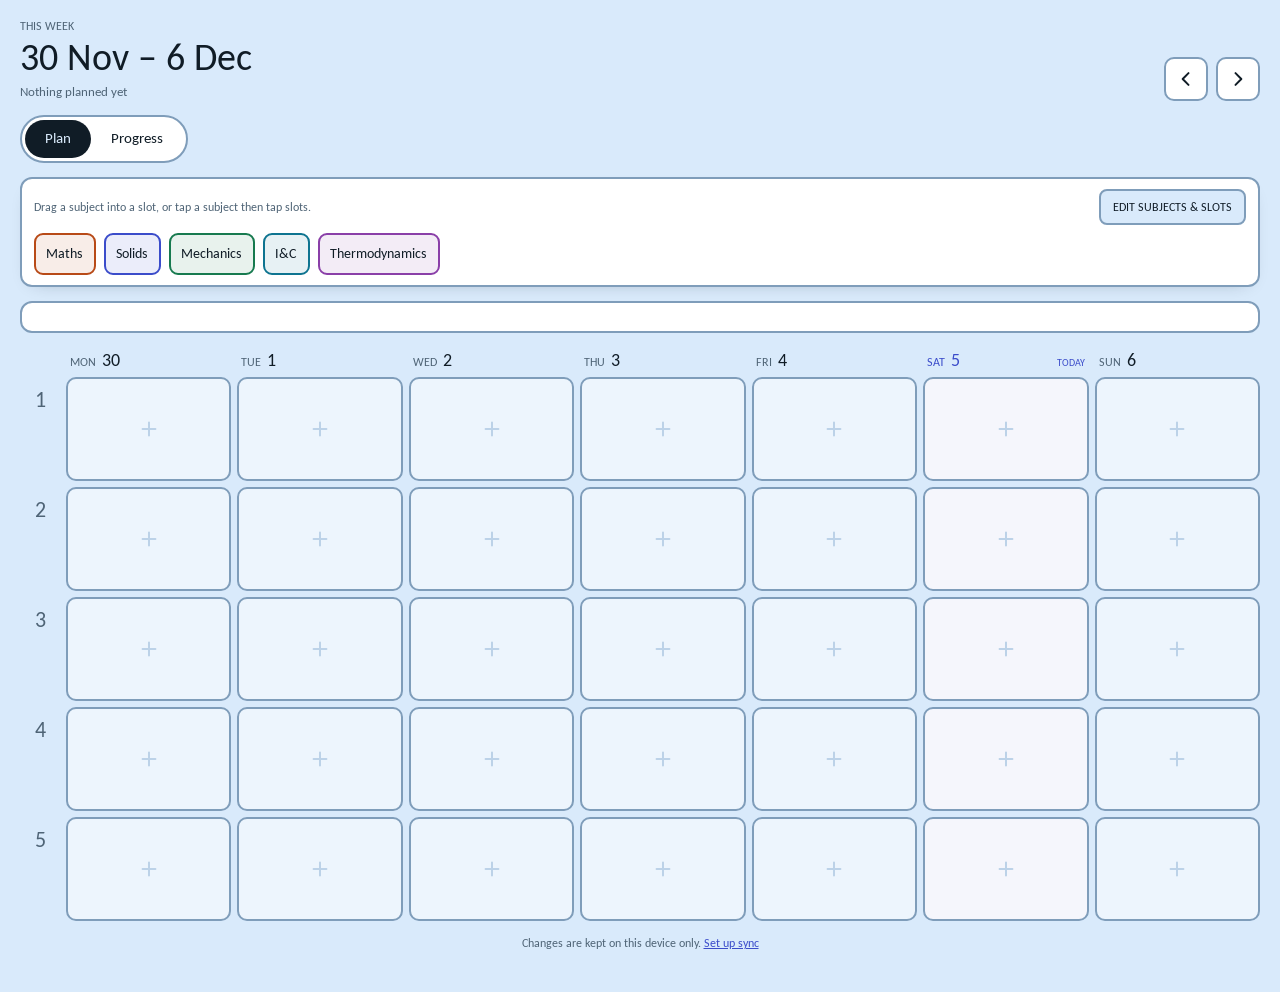
<file: index.html>
<!doctype html>
<html lang="en">
<head>
<meta charset="utf-8">
<meta name="viewport" content="width=device-width,initial-scale=1,viewport-fit=cover">
<title>Study Week Planner</title>
<meta name="theme-color" content="#D9EAFB">
<meta name="apple-mobile-web-app-capable" content="yes">
<meta name="mobile-web-app-capable" content="yes">
<meta name="apple-mobile-web-app-title" content="Study Planner">
<link rel="manifest" href="manifest.webmanifest">
<link rel="icon" href="icon.svg" type="image/svg+xml">
<link rel="apple-touch-icon" href="icon-192.png">
<link rel="preconnect" href="https://fonts.googleapis.com">
<link rel="preconnect" href="https://fonts.gstatic.com" crossorigin>
<link rel="stylesheet" href="https://fonts.googleapis.com/css2?family=Carlito&display=swap">
</head>
<body>
<style>
/* Layout: plain light-blue week board. Subject chips sit in a sticky tray on top; drag them into day × numbered-slot cells, then type the chapter into the block. One day at a time on phones. */
:root{
  --bg:#D9EAFB; --surface:#FFFFFF; --ink:#101C26; --muted:#4F6476; --line:#BCD2E8; --edge:#7F9DBA;
  --done:#17805A; --on-done:#FFFFFF; --focus:#3B4CCA; --warn:#B84A17;
  --c1:#3B4CCA; --c2:#B84A17; --c3:#177A4F; --c4:#8A3FA8; --c5:#0E7490; --c6:#A16207; --c7:#BE185D; --c8:#4D5B68;
  --font-display:'Calibri','Carlito','Segoe UI',system-ui,sans-serif;
  --font-body:'Calibri','Carlito','Segoe UI',system-ui,sans-serif;
  --font-mono:'Calibri','Carlito','Segoe UI',system-ui,sans-serif;
}
@media (prefers-color-scheme: dark){
  :root:not([data-theme="light"]){
    --bg:#0F2133; --surface:#16293C; --ink:#E8EEF3; --muted:#9DB1C3; --line:#2B4258; --edge:#5C7A96;
    --done:#4CC79A; --on-done:#06231A; --focus:#9AA6FF; --warn:#FF9A68;
    --c1:#9AA6FF; --c2:#FF9A68; --c3:#53C894; --c4:#D29BF0; --c5:#5CC8E0; --c6:#F2C04E; --c7:#F48FB8; --c8:#A4B2BE;
    color-scheme:dark;
  }
}
:root[data-theme="dark"]{
  --bg:#0F2133; --surface:#16293C; --ink:#E8EEF3; --muted:#9DB1C3; --line:#2B4258; --edge:#5C7A96;
  --done:#4CC79A; --on-done:#06231A; --focus:#9AA6FF; --warn:#FF9A68;
  --c1:#9AA6FF; --c2:#FF9A68; --c3:#53C894; --c4:#D29BF0; --c5:#5CC8E0; --c6:#F2C04E; --c7:#F48FB8; --c8:#A4B2BE;
  color-scheme:dark;
}
*{box-sizing:border-box}
/* Calibri regular everywhere: no bold, no letter-spacing tweaks */
*,*::before,*::after{font-weight:400!important;letter-spacing:normal!important}
html{-webkit-text-size-adjust:100%}
body{
  margin:0; background:var(--bg); color:var(--ink);
  font:400 16px/1.45 var(--font-body);
  padding-left:max(16px,env(safe-area-inset-left,0px));
  padding-right:max(16px,env(safe-area-inset-right,0px));
  padding-block:20px 40px;
}
body::before{content:"";position:fixed;inset:0 0 auto;height:env(safe-area-inset-top,0px);z-index:10;background:var(--bg)}
body.dragging{cursor:grabbing;user-select:none;-webkit-user-select:none}
.app{max-width:1240px;margin:0 auto;display:grid;gap:14px}
button,input,textarea{font:inherit;color:inherit}
button{cursor:pointer}
:focus-visible{outline:3px solid var(--focus);outline-offset:2px}

/* Header */
.top{display:flex;flex-wrap:wrap;align-items:end;justify-content:space-between;gap:12px}
.eyebrow{font:500 12px/1 var(--font-mono);letter-spacing:.14em;text-transform:uppercase;color:var(--muted)}
h1{margin:6px 0 0;font:800 clamp(26px,6vw,38px)/1.05 var(--font-display);letter-spacing:-.01em;text-wrap:balance}
.stat{margin:6px 0 0;font:400 13px/1.3 var(--font-mono);color:var(--muted);font-variant-numeric:tabular-nums}
.navs{display:flex;gap:8px;align-items:center}
.nav{width:44px;height:44px;border-radius:10px;border:1px solid var(--line);background:var(--surface);display:grid;place-items:center;padding:0}
.nav svg{width:20px;height:20px;fill:none;stroke:currentColor;stroke-width:2.4;stroke-linecap:round;stroke-linejoin:round}
.pill{min-height:44px;padding:0 14px;border:1px solid var(--line);background:var(--surface);border-radius:999px;font:500 12px/1 var(--font-mono);letter-spacing:.08em;text-transform:uppercase}

/* Tray */
.tray{
  position:sticky;top:env(safe-area-inset-top,0px);z-index:5;
  background:var(--surface);border:1px solid var(--line);border-radius:12px;padding:10px 12px;
  display:grid;gap:8px;box-shadow:0 6px 18px -14px rgba(16,28,38,.45);
}
.trayhead{display:flex;align-items:center;justify-content:space-between;gap:10px;flex-wrap:wrap}
.hint{font:400 12px/1.35 var(--font-mono);color:var(--muted)}
.hint b{color:var(--ink);font-weight:500}
.edit{min-height:36px;padding:0 12px;border:1px solid var(--line);background:var(--bg);border-radius:8px;font:500 12px/1 var(--font-mono);letter-spacing:.06em;text-transform:uppercase}
.edit[aria-expanded="true"]{background:var(--ink);color:var(--bg);border-color:var(--ink)}
.chips{display:flex;flex-wrap:wrap;gap:8px}
.chip{
  --k:var(--c8);
  display:inline-flex;align-items:center;gap:8px;min-height:42px;padding:6px 12px 6px 10px;
  border-radius:9px;border:1px solid var(--line);border-left:4px solid var(--k);
  background:color-mix(in srgb,var(--k) 10%,var(--surface));
  font:600 14px/1.1 var(--font-body);touch-action:none;cursor:grab;
}
.chip em{font:500 11px/1 var(--font-mono);font-style:normal;color:var(--muted);font-variant-numeric:tabular-nums}
.chip[aria-pressed="true"]{box-shadow:0 0 0 2px var(--k);background:color-mix(in srgb,var(--k) 22%,var(--surface))}
.chip.lifting{opacity:.4}
.tray.trash{border-color:var(--warn);box-shadow:0 0 0 2px var(--warn)}
.trashnote{display:none;font:500 12px/1.3 var(--font-mono);color:var(--warn)}
body.drag-cell .trashnote{display:block}
body.drag-cell .hint{display:none}

/* Setup */
.setup{background:var(--surface);border:1px solid var(--line);border-radius:12px;padding:14px;display:grid;grid-template-columns:repeat(auto-fit,minmax(min(100%,300px),1fr));gap:18px}
.setup h2{margin:0 0 8px;font:500 12px/1 var(--font-mono);letter-spacing:.14em;text-transform:uppercase;color:var(--muted)}
.srow{display:grid;grid-template-columns:36px minmax(0,1fr) auto;gap:8px;align-items:center;margin-bottom:8px}
.srow.slot{grid-template-columns:minmax(0,1fr) auto}
.swatch{width:36px;height:36px;border-radius:8px;border:2px solid var(--line);background:var(--k)}
.input{width:100%;min-height:40px;padding:8px 10px;border-radius:8px;border:1px solid var(--line);background:var(--bg);font-size:15px}
.del{min-height:36px;min-width:36px;padding:0 10px;border-radius:8px;border:1px solid var(--line);background:none;color:var(--muted);font:500 12px/1 var(--font-mono)}
.del.confirm{color:var(--warn);border-color:var(--warn)}
.addrow{min-height:40px;padding:0 14px;border:1.5px dashed var(--line);background:none;border-radius:8px;font:500 13px/1 var(--font-body);color:var(--muted);width:100%}
.setnote{margin:6px 0 0;font-size:13px;color:var(--muted)}
.steps{margin:0 0 10px;padding-left:20px;font-size:14px;display:grid;gap:4px}
.setup a{color:var(--focus)}
.syncst{font-size:14px}
.foot button{border:0;background:none;padding:0;color:var(--focus);text-decoration:underline;font:inherit}

/* Day tabs (phone) */
.days{display:none;grid-template-columns:repeat(7,minmax(0,1fr));gap:4px}
.day{display:grid;gap:3px;justify-items:center;padding:7px 0;border-radius:9px;border:1px solid var(--line);background:var(--surface);font:500 11px/1 var(--font-mono);color:var(--muted);text-transform:uppercase}
.day b{font:700 16px/1 var(--font-display);color:var(--ink)}
.day i{font-style:normal;font-size:10px;min-height:10px}
.day.today b{color:var(--focus)}
.day[aria-pressed="true"]{background:var(--ink);border-color:var(--ink);color:var(--bg)}
.day[aria-pressed="true"] b{color:var(--bg)}

/* Board */
.board{display:grid;grid-template-columns:40px repeat(7,minmax(0,1fr));gap:6px}
.corner{min-height:1px}
.dh{display:flex;align-items:baseline;gap:6px;padding:4px 4px 2px;font:500 12px/1 var(--font-mono);letter-spacing:.1em;text-transform:uppercase;color:var(--muted)}
.dh b{font:800 18px/1 var(--font-display);letter-spacing:0;color:var(--ink)}
.dh.today{color:var(--focus)}
.dh.today b{color:var(--focus)}
.dh.today::after{content:"Today";margin-left:auto;font-size:10px;letter-spacing:.08em}
.sh{display:grid;align-content:start;justify-items:center;padding:12px 0 0;font:800 22px/1 var(--font-display);font-variant-numeric:tabular-nums;color:var(--muted)}
.slotn{font:600 14px/1 var(--font-body);padding-left:4px}
.cell{min-height:104px;border-radius:10px;border:1.5px dashed var(--line);background:color-mix(in srgb,var(--surface) 55%,transparent);display:grid;min-width:0;transition:border-color .12s,background-color .12s}
.cell.filled{border-style:solid;border-color:transparent;background:none}
.cell.today{background:color-mix(in srgb,var(--focus) 5%,var(--surface))}
.cell.filled.today{background:none}
body.dragging .cell:not(.filled),body.armed .cell:not(.filled){border-color:var(--muted)}
.cell.over{border:2px solid var(--ink)!important;background:color-mix(in srgb,var(--ink) 6%,var(--surface))}
.add{width:100%;min-height:100%;border:0;background:none;border-radius:9px;display:grid;place-items:center;color:var(--line)}
.add svg{width:22px;height:22px;fill:none;stroke:currentColor;stroke-width:2.2;stroke-linecap:round}
.add:hover,.add:focus-visible{color:var(--muted)}
body.armed .add{color:var(--muted)}
.pick{display:grid;gap:4px;padding:6px;align-content:start}
.pick button{min-height:30px;border-radius:6px;border:1px solid var(--line);border-left:4px solid var(--k);background:var(--surface);font:600 12px/1.1 var(--font-body);text-align:left;padding:4px 8px;overflow-wrap:anywhere}
.pick .x{border-left-width:1px;color:var(--muted);font:500 11px/1 var(--font-mono);text-transform:uppercase;letter-spacing:.06em}

.block{
  --k:var(--c8);
  display:grid;grid-template-rows:auto 1fr;min-width:0;border-radius:9px;
  background:color-mix(in srgb,var(--k) 11%,var(--surface));
  border:1px solid color-mix(in srgb,var(--k) 30%,var(--line));border-left:4px solid var(--k);
}
.block.lifting{opacity:.35}
.bh{display:grid;grid-template-columns:auto minmax(0,1fr) auto auto;align-items:center;gap:2px;padding:4px 2px 0 4px;touch-action:none;cursor:grab}
.grip{width:14px;height:20px;color:var(--k);opacity:.7}
.grip svg{width:14px;height:20px;fill:currentColor}
.bname{font:600 11px/1.15 var(--font-mono);letter-spacing:.06em;text-transform:uppercase;color:var(--k);overflow-wrap:anywhere;padding:4px 2px}
.ib{width:30px;height:30px;border:0;background:none;border-radius:7px;display:grid;place-items:center;color:var(--muted);padding:0}
.ib svg{width:16px;height:16px;fill:none;stroke:currentColor;stroke-width:2.6;stroke-linecap:round;stroke-linejoin:round}
.ib:hover{background:color-mix(in srgb,var(--ink) 8%,transparent)}
.ck{width:20px;height:20px;border-radius:50%;border:2px solid var(--muted);display:grid;place-items:center;color:var(--on-done)}
.ck svg{width:12px;height:12px;stroke-width:3.4;opacity:0}
.block.done .ck{background:var(--done);border-color:var(--done)}
.block.done .ck svg{opacity:1}
.ch{width:100%;min-height:52px;border:0;background:none;resize:none;padding:2px 8px 8px;font:500 14px/1.35 var(--font-body);border-radius:0 0 8px 8px}
.ch::placeholder{color:var(--muted);font-weight:400}
.ch:focus{outline:none;background:color-mix(in srgb,var(--surface) 70%,transparent)}
.block:focus-within{box-shadow:0 0 0 2px var(--focus)}
.block.done .ch{text-decoration:line-through;text-decoration-color:var(--muted);color:var(--muted)}
.gone .bname{color:var(--muted)}

.ghost{position:fixed;left:0;top:0;z-index:100;pointer-events:none;--k:var(--c8);
  padding:8px 12px;border-radius:9px;border:1px solid var(--line);border-left:4px solid var(--k);
  background:color-mix(in srgb,var(--k) 16%,var(--surface));font:600 14px/1.1 var(--font-body);max-width:220px;
  box-shadow:0 14px 30px -12px rgba(0,0,0,.45);transform:translate(-50%,-120%) rotate(-2deg)}
.ghost span{display:block;font:400 12px/1.3 var(--font-body);color:var(--muted);margin-top:3px;overflow:hidden;text-overflow:ellipsis;white-space:nowrap}

.empty{grid-column:1/-1;border:1.5px dashed var(--line);border-radius:12px;padding:24px 18px;text-align:center;color:var(--muted);background:var(--surface)}
.empty b{display:block;color:var(--ink);font:700 18px/1.2 var(--font-display);margin-bottom:6px}
.foot{margin:0;text-align:center;font:400 12px/1.4 var(--font-mono);color:var(--muted);min-height:17px}

/* Full borders: every box gets a solid 2px outline all the way round */
.nav,.pill,.tray,.edit,.setup,.swatch,.input,.del,.day,.pick button{border:2px solid var(--edge)}
.tray.trash{border-color:var(--warn)}
.edit[aria-expanded="true"],.day[aria-pressed="true"]{border-color:var(--ink)}
.addrow{border:2px dashed var(--edge)}
.cell{border:2px solid var(--edge)}
.cell.filled{border:0}
.chip,.ghost{border:2px solid var(--k)}
.block{border:2px solid var(--k)}
.pick button{border-color:var(--k)}
.pick .x{border-color:var(--edge)}

/* View switch + progress page */
.views{display:flex;width:max-content;max-width:100%;padding:3px;border:2px solid var(--edge);border-radius:999px;background:var(--surface)}
.views button{min-height:38px;padding:0 20px;border:0;border-radius:999px;background:none;font-size:15px}
.views button[aria-pressed="true"]{background:var(--ink);color:var(--bg)}
body.view-prog .navs,body.view-prog #tray,body.view-prog #setup,body.view-prog #days,body.view-prog #board{display:none!important}
body:not(.view-prog) #prog{display:none}
#prog{display:grid;gap:14px}
.mods{display:flex;flex-wrap:wrap;gap:8px}
.mod{--k:var(--c8);display:grid;gap:2px;min-height:48px;padding:6px 14px;text-align:left;border-radius:9px;border:2px solid var(--k);background:color-mix(in srgb,var(--k) 10%,var(--surface));font-size:15px}
.mod small{font-size:12px;color:var(--muted);font-variant-numeric:tabular-nums}
.mod[aria-pressed="true"]{background:var(--k);color:var(--surface)}
.mod[aria-pressed="true"] small{color:inherit;opacity:.85}
.pcard{--k:var(--c8);background:var(--surface);border:2px solid var(--edge);border-radius:12px;padding:16px;display:grid;gap:12px;min-width:0}
.phead{display:flex;justify-content:space-between;align-items:baseline;gap:12px}
.phead h2{margin:0;font:400 24px/1.1 var(--font-display);color:var(--k);overflow-wrap:anywhere}
.pct{font:400 30px/1 var(--font-display);font-variant-numeric:tabular-nums}
.bar{height:18px;border-radius:999px;border:2px solid var(--k);background:color-mix(in srgb,var(--k) 12%,var(--surface));overflow:hidden}
.bar span{display:block;height:100%;background:var(--k);transition:width .3s}
.pstat{margin:-4px 0 0;font-size:14px;color:var(--muted);font-variant-numeric:tabular-nums}
.legend{margin:0;font-size:13px;color:var(--muted)}
.topics{list-style:none;margin:0;padding:0;display:grid;gap:8px}
.topic{display:grid;grid-template-columns:auto minmax(0,1fr) auto auto;grid-template-areas:"tick name conf del";gap:8px;align-items:center;padding:8px;border:2px solid color-mix(in srgb,var(--k) 35%,var(--line));border-radius:10px;background:color-mix(in srgb,var(--k) 5%,var(--surface))}
.tick{grid-area:tick;width:34px;height:34px;padding:0;border-radius:8px;border:2px solid var(--k);background:var(--surface);display:grid;place-items:center;color:var(--surface)}
.tick svg{width:18px;height:18px;fill:none;stroke:currentColor;stroke-width:3.2;stroke-linecap:round;stroke-linejoin:round;opacity:0}
.tick[aria-pressed="true"]{background:var(--k)}
.tick[aria-pressed="true"] svg{opacity:1}
.tname{grid-area:name;width:100%;min-width:0;min-height:36px;padding:4px 6px;border:0;border-radius:6px;background:none;font-size:16px}
.tname:focus{outline:none;background:var(--bg)}
.conf{grid-area:conf;display:flex;gap:4px}
.conf button{width:32px;height:32px;padding:0;border-radius:7px;border:2px solid var(--k);background:var(--surface);font-size:14px;font-variant-numeric:tabular-nums}
.conf button.on{background:var(--k);color:var(--surface)}
.tdel{grid-area:del;width:auto;min-width:32px;padding:0 6px;font-size:13px}
.tdel.confirm{color:var(--warn)}
.addt{display:flex;gap:8px}
.addt .input{flex:1;min-width:0}
.addbtn{min-height:40px;padding:0 16px;border:2px solid var(--k);border-radius:8px;background:var(--k);color:var(--surface)}
.pnone{margin:0;padding:18px;text-align:center;border:2px dashed var(--edge);border-radius:10px;color:var(--muted)}
@media (max-width:560px){
  .topic{grid-template-columns:auto minmax(0,1fr) auto;grid-template-areas:"tick name del" ". conf conf"}
}
@media (max-width:860px){
  .days{display:grid}
  .board{grid-template-columns:32px minmax(0,1fr)}
  .off{display:none!important}
  .dh{display:none}
  .corner{display:none}
  .cell{min-height:88px}
}
@media (prefers-reduced-motion:reduce){.cell{transition:none}.ghost{transform:translate(-50%,-120%)}}
</style>

<main class="app">
  <header class="top">
    <div>
      <div class="eyebrow" id="eyebrow">This week</div>
      <h1 id="title">&nbsp;</h1>
      <p class="stat" id="stat"></p>
    </div>
    <div class="navs">
      <button class="pill" id="thisW" type="button" hidden>This week</button>
      <button class="nav" id="prevW" type="button" aria-label="Previous week"><svg viewBox="0 0 24 24" aria-hidden="true"><path d="M15 5l-7 7 7 7"/></svg></button>
      <button class="nav" id="nextW" type="button" aria-label="Next week"><svg viewBox="0 0 24 24" aria-hidden="true"><path d="M9 5l7 7-7 7"/></svg></button>
    </div>
  </header>

  <div class="views" role="group" aria-label="View">
    <button type="button" data-view="plan" aria-pressed="true">Plan</button>
    <button type="button" data-view="prog" aria-pressed="false">Progress</button>
  </div>

  <section class="tray" id="tray" aria-label="Subjects">
    <div class="trayhead">
      <span class="hint" id="hint"></span>
      <span class="trashnote">Drop here to remove the block</span>
      <button class="edit" id="editBtn" type="button" aria-expanded="false" aria-controls="setup">Edit subjects &amp; slots</button>
    </div>
    <div class="chips" id="chips"></div>
  </section>

  <section class="setup" id="setup" hidden aria-label="Edit subjects and slots"></section>

  <div class="days" id="days" role="group" aria-label="Day"></div>
  <div class="board" id="board"></div>

  <section id="prog" aria-label="Module progress"></section>

  <p class="foot" id="foot" aria-live="polite"></p>
</main>

<script>
(function(){
'use strict';
var $=function(s){return document.querySelector(s);};
var esc=function(s){return String(s==null?'':s).replace(/[&<>"']/g,function(c){return {'&':'&amp;','<':'&lt;','>':'&gt;','"':'&quot;',"'":'&#39;'}[c];});};
var pad=function(n){return String(n).padStart(2,'0');};
var keyOf=function(d){return d.getFullYear()+'-'+pad(d.getMonth()+1)+'-'+pad(d.getDate());};
var fromKey=function(k){var p=String(k).split('-').map(Number);return new Date(p[0],p[1]-1,p[2]);};
var addDays=function(k,n){var d=fromKey(k);d.setDate(d.getDate()+n);return keyOf(d);};
var weekStart=function(k){var d=fromKey(k);d.setDate(d.getDate()-((d.getDay()+6)%7));return keyOf(d);};
var uidGen=function(){return Date.now().toString(36)+Math.random().toString(36).slice(2,6);};
var lget=function(k){try{return localStorage.getItem(k);}catch(e){return null;}};
var lset=function(k,v){try{localStorage.setItem(k,v);}catch(e){}};
var ljson=function(k){try{return JSON.parse(lget(k)||'null');}catch(e){return null;}};
var DAYS=['Mon','Tue','Wed','Thu','Fri','Sat','Sun'];
var DAYS_LONG=['Monday','Tuesday','Wednesday','Thursday','Friday','Saturday','Sunday'];
var TICK='<svg viewBox="0 0 24 24" aria-hidden="true"><path d="M5 12.5l4.5 4.5L19 7.5"/></svg>';
var CROSS='<svg viewBox="0 0 24 24" aria-hidden="true"><path d="M7 7l10 10M17 7L7 17"/></svg>';
var PLUS='<svg viewBox="0 0 24 24" aria-hidden="true"><path d="M12 5v14M5 12h14"/></svg>';
var GRIP='<svg viewBox="0 0 14 20" aria-hidden="true"><circle cx="4" cy="5" r="1.6"/><circle cx="10" cy="5" r="1.6"/><circle cx="4" cy="10" r="1.6"/><circle cx="10" cy="10" r="1.6"/><circle cx="4" cy="15" r="1.6"/><circle cx="10" cy="15" r="1.6"/></svg>';

var DEFAULTS={
  subjects:[
    {id:'s1',name:'Maths',c:2},
    {id:'s2',name:'Solids',c:1},
    {id:'s3',name:'Mechanics',c:3},
    {id:'s4',name:'I&C',c:5},
    {id:'s5',name:'Thermodynamics',c:4}
  ],
  slots:[{id:'t1'},{id:'t2'},{id:'t3'},{id:'t4'},{id:'t5'}]
};

var db=null, uid=null, sync='idle';
var todayKey=keyOf(new Date());
var wk=weekStart(todayKey);
var settings=ljson('sp-settings')||JSON.parse(JSON.stringify(DEFAULTS));
var cells=(ljson('sp-week-'+wk)||{}).cells||{};
var armed=null, picker=null, setupOpen=false, pendingDel=null;
var selDay=(fromKey(todayKey).getDay()+6)%7;
var progress=ljson('sp-progress')||{};
var view=lget('sp-view')==='prog'?'prog':'plan';
var selMod=lget('sp-mod')||'';
var weekUnsub=null, weekTimer=0, setTimer=0, writeChain=Promise.resolve();
var focusAfter=null;

/* Change times per week and for settings, so two devices can tell whose copy is newer. */
var meta=ljson('sp-meta')||{s:0,w:{}};
if(!meta.w)meta.w={};
if(!meta.pm)meta.pm={};
try{
  for(var mi=0;mi<localStorage.length;mi++){
    var mk=localStorage.key(mi);
    if(mk&&mk.indexOf('sp-week-')===0&&!meta.w[mk.slice(8)])meta.w[mk.slice(8)]=1;
  }
  if(lget('sp-settings')&&!meta.s)meta.s=1;
}catch(e){}
function stamp(k){ if(k==null)meta.s=Date.now(); else meta.w[k]=Date.now(); lset('sp-meta',JSON.stringify(meta)); }

/* ---------- storage ---------- */
function writeDoc(path,obj){
  if(!db||!uid){sync='local';renderFoot();return;}
  sync='saving';renderFoot();
  writeChain=writeChain.then(function(){return db.doc(path).set(obj);})
    .then(function(){sync='saved';renderFoot();},function(){sync='error';renderFoot();});
}
function saveWeekNow(){
  clearTimeout(weekTimer);weekTimer=0;
  lset('sp-week-'+wk,JSON.stringify({cells:cells}));
  stamp(wk); gistSoon();
  if(uid) writeDoc('data/users/'+uid+'/planner-week-'+wk,{week:wk,cells:cells});
  else {sync='local';renderFoot();}
}
function saveWeekSoon(){clearTimeout(weekTimer);weekTimer=setTimeout(saveWeekNow,600);}
function saveSettingsNow(){
  clearTimeout(setTimer);setTimer=0;
  lset('sp-settings',JSON.stringify(settings));
  stamp(null); gistSoon();
  if(uid) writeDoc('data/users/'+uid+'/planner-settings',settings);
  else {sync='local';renderFoot();}
}
function saveSettingsSoon(){clearTimeout(setTimer);setTimer=setTimeout(saveSettingsNow,600);}

function subscribeWeek(){
  if(weekUnsub){try{weekUnsub();}catch(e){}weekUnsub=null;}
  cells=(ljson('sp-week-'+wk)||{}).cells||{};
  render();
  if(!db||!uid)return;
  var k=wk;
  try{
    weekUnsub=db.doc('data/users/'+uid+'/planner-week-'+k).onSnapshot(function(s){
      if(k!==wk||weekTimer||s.metadata.hasPendingWrites)return;
      if(!s.exists&&s.metadata.fromCache)return;
      var d=s.exists?s.data():null;
      cells=JSON.parse(JSON.stringify((d&&d.cells)||{}));
      lset('sp-week-'+k,JSON.stringify({cells:cells}));
      render();
    },function(){sync='local';renderFoot();});
  }catch(e){sync='local';}
}

/* ---------- GitHub gist sync (for the standalone app) ---------- */
var GIST_FILE='study-planner.json', GIST_DESC='Study Week Planner data';
var gh={token:lget('sp-gh-token')||'',id:lget('sp-gh-gist')||'',state:'off',busy:false,again:false,timer:0,at:0,msg:''};
function ghFetch(path,opt){
  opt=opt||{};
  opt.cache='no-store';
  opt.headers={'Authorization':'Bearer '+gh.token,'Accept':'application/vnd.github+json'};
  if(opt.body)opt.headers['Content-Type']='application/json';
  return fetch('https://api.github.com'+path,opt).then(function(r){
    if(!r.ok){var e=new Error('HTTP '+r.status);e.status=r.status;throw e;}
    return r.status===204?null:r.json();
  });
}
function localBundle(){
  var weeks={};
  Object.keys(meta.w).forEach(function(k){var d=ljson('sp-week-'+k);weeks[k]={cells:(d&&d.cells)||{},t:meta.w[k]};});
  var prog={};
  Object.keys(meta.pm).forEach(function(k){prog[k]={topics:topicsOf(k),t:meta.pm[k]};});
  return {v:1,settings:{data:settings,t:meta.s},weeks:weeks,progress:prog};
}
function gistFiles(){var f={};f[GIST_FILE]={content:JSON.stringify(localBundle())};return f;}
function getGist(){
  if(gh.id) return ghFetch('/gists/'+gh.id).catch(function(e){
    if(e.status===404){gh.id='';lset('sp-gh-gist','');return getGist();}
    throw e;
  });
  return ghFetch('/gists?per_page=100').then(function(list){
    var hit=(list||[]).filter(function(g){return g.files&&g.files[GIST_FILE];})[0];
    if(hit){gh.id=hit.id;lset('sp-gh-gist',hit.id);return ghFetch('/gists/'+hit.id);}
    return ghFetch('/gists',{method:'POST',body:JSON.stringify({description:GIST_DESC,public:false,files:gistFiles()})})
      .then(function(g){gh.id=g.id;lset('sp-gh-gist',g.id);return g;});
  });
}
/* Newest copy wins, per week and for settings. Returns true when the gist is missing something this device has. */
function mergeRemote(r){
  if(!r||typeof r!=='object')return true;
  var push=false, redraw=false, rs=r.settings, rw=r.weeks||{};
  if(rs&&rs.t>meta.s&&rs.data&&Array.isArray(rs.data.subjects)&&Array.isArray(rs.data.slots)){
    settings=JSON.parse(JSON.stringify({subjects:rs.data.subjects,slots:rs.data.slots}));
    meta.s=rs.t; lset('sp-settings',JSON.stringify(settings)); redraw=true;
  } else if(meta.s>((rs&&rs.t)||0)) push=true;
  Object.keys(rw).forEach(function(k){
    var x=rw[k];
    if(x&&x.t>(meta.w[k]||0)){
      meta.w[k]=x.t; lset('sp-week-'+k,JSON.stringify({cells:x.cells||{}}));
      if(k===wk){cells=JSON.parse(JSON.stringify(x.cells||{}));redraw=true;}
    }
  });
  Object.keys(meta.w).forEach(function(k){if(!rw[k]||meta.w[k]>rw[k].t)push=true;});
  var rp=r.progress||{}, pChanged=false;
  Object.keys(rp).forEach(function(k){
    var x=rp[k];
    if(x&&x.t>(meta.pm[k]||0)&&Array.isArray(x.topics)){progress[k]={topics:x.topics};meta.pm[k]=x.t;pChanged=true;redraw=true;}
  });
  if(pChanged)lset('sp-progress',JSON.stringify(progress));
  Object.keys(meta.pm).forEach(function(k){if(!rp[k]||meta.pm[k]>rp[k].t)push=true;});
  lset('sp-meta',JSON.stringify(meta));
  if(redraw)render();
  return push;
}
function ghSync(){
  if(!gh.token)return Promise.resolve();
  if(gh.busy){gh.again=true;return Promise.resolve();}
  clearTimeout(gh.timer);
  if(weekTimer)saveWeekNow();
  if(setTimer)saveSettingsNow();
  clearTimeout(gh.timer);
  gh.busy=true; gh.state='syncing'; renderFoot();
  return getGist().then(function(g){
    var remote=null;
    try{var f=g&&g.files&&g.files[GIST_FILE];remote=f&&JSON.parse(f.content);}catch(e){}
    if(mergeRemote(remote)) return ghFetch('/gists/'+gh.id,{method:'PATCH',body:JSON.stringify({files:gistFiles()})});
  }).then(function(){gh.state='synced';gh.at=Date.now();},function(e){
    gh.state=(e&&(e.status===401||e.status===403))?'auth':'offline';
  }).then(function(){
    gh.busy=false; renderFoot(); if(setupOpen)renderSetup();
    if(gh.again){gh.again=false;gistSoon();}
  });
}
function gistSoon(){ if(!gh.token)return; clearTimeout(gh.timer); gh.timer=setTimeout(ghSync,1500); }
setInterval(function(){ if(gh.token&&!document.hidden&&!drag)ghSync(); },30000);
window.addEventListener('online',function(){ if(gh.token)ghSync(); });

/* ---------- model ---------- */
function subj(id){for(var i=0;i<settings.subjects.length;i++)if(settings.subjects[i].id===id)return settings.subjects[i];return null;}
function slot(id){for(var i=0;i<settings.slots.length;i++)if(settings.slots[i].id===id)return settings.slots[i];return null;}
function kColor(s){return 'var(--c'+((s&&s.c)||8)+')';}
function cellParts(k){var i=k.indexOf('_');return {d:+k.slice(0,i),slot:k.slice(i+1)};}
function visibleCells(){
  return Object.keys(cells).filter(function(k){var p=cellParts(k);return p.d>=0&&p.d<7&&slot(p.slot);});
}
function place(sid,k){
  var cur=cells[k];
  cells[k]={s:sid,ch:(cur&&cur.s===sid)?cur.ch:'',done:false};
  picker=null; focusAfter='ch-'+k;
  saveWeekNow(); render();
}
function moveCell(src,dst){
  if(src===dst||!cells[src])return;
  var tmp=cells[dst]; cells[dst]=cells[src];
  if(tmp) cells[src]=tmp; else delete cells[src];
  saveWeekNow(); render();
}
function removeCell(k){delete cells[k];saveWeekNow();render();}

/* ---------- progress model ---------- */
function topicsOf(sid){var p=progress[sid];return p&&Array.isArray(p.topics)?p.topics:[];}
function topicById(id){return topicsOf(selMod).filter(function(t){return t.id===id;})[0];}
/* Each topic is worth 100%: half for ticking it off, half for confidence (5/5 = full half). */
function modScore(sid){
  var ts=topicsOf(sid); if(!ts.length)return null;
  var s=0; ts.forEach(function(t){s+=(t.done?.5:0)+(t.conf||0)/10;});
  return Math.round(s/ts.length*100);
}
function saveProgress(sid){
  if(!progress[sid])progress[sid]={topics:[]};
  lset('sp-progress',JSON.stringify(progress));
  meta.pm[sid]=Date.now(); lset('sp-meta',JSON.stringify(meta));
  gistSoon();
}
function addTopics(txt){
  txt=String(txt||'').trim(); if(!txt||!subj(selMod))return;
  var names=[], m=txt.match(/^(\d+)\s*(?:-|–|to)\s*(\d+)$/i);
  if(m){var a=+m[1],b=+m[2]; if(b>=a&&b-a<100) for(var i=a;i<=b;i++) names.push('Chapter '+i);}
  if(!names.length) names=txt.split(/\s*[,;\n]\s*/).filter(Boolean);
  if(!progress[selMod])progress[selMod]={topics:[]};
  names.forEach(function(n,i){progress[selMod].topics.push({id:uidGen()+i,name:n.slice(0,80),done:false,conf:0});});
  saveProgress(selMod); focusAfter='tNew'; render();
}

/* ---------- render ---------- */
function fmtShort(k){return fromKey(k).toLocaleDateString('en-IE',{day:'numeric',month:'short'});}
function renderHead(){
  if(view==='prog'){
    var sc=settings.subjects.map(function(s){return modScore(s.id);}).filter(function(x){return x!=null;});
    $('#eyebrow').textContent='Progress';
    $('#title').textContent='Module progress';
    $('#stat').textContent=sc.length?'Overall '+Math.round(sc.reduce(function(a,b){return a+b;},0)/sc.length)+'% across '+sc.length+' module'+(sc.length===1?'':'s'):'Pick a module and add its chapters';
    return;
  }
  var end=addDays(wk,6), cur=weekStart(todayKey), diff=Math.round((fromKey(wk)-fromKey(cur))/6048e5);
  $('#eyebrow').textContent=diff===0?'This week':diff===1?'Next week':diff===-1?'Last week':'Week of';
  $('#title').textContent=fmtShort(wk)+' – '+fmtShort(end);
  $('#thisW').hidden=diff===0;
  var v=visibleCells(), done=v.filter(function(k){return cells[k].done;}).length;
  var noCh=v.filter(function(k){return !String(cells[k].ch||'').trim();}).length;
  $('#stat').textContent=v.length
    ? v.length+' study block'+(v.length===1?'':'s')+' planned · '+done+' done'+(noCh?' · '+noCh+' still need a chapter':'')
    : 'Nothing planned yet';
}
function renderTray(){
  var counts={};
  visibleCells().forEach(function(k){counts[cells[k].s]=(counts[cells[k].s]||0)+1;});
  var a=armed&&subj(armed);
  if(armed&&!a) armed=null;
  document.body.classList.toggle('armed',!!a);
  $('#hint').innerHTML=a
    ? 'Tap a slot to place <b>'+esc(a.name)+'</b>. Tap the chip again or press Esc to stop.'
    : 'Drag a subject into a slot, or tap a subject then tap slots.';
  $('#chips').innerHTML=settings.subjects.length?settings.subjects.map(function(s){
    return '<button type="button" class="chip" data-sid="'+esc(s.id)+'" aria-pressed="'+(armed===s.id)+'" style="--k:'+kColor(s)+'">'+
      '<span>'+esc(s.name||'Untitled')+'</span>'+(counts[s.id]?'<em>×'+counts[s.id]+'</em>':'')+'</button>';
  }).join(''):'<span class="hint">No subjects yet. Open Edit to add one.</span>';
}
function syncSetupHTML(){
  if(uid)return '';
  if(gh.token){
    var st={syncing:'Syncing…',synced:'Synced'+(gh.at?' at '+new Date(gh.at).toLocaleTimeString('en-IE',{hour:'2-digit',minute:'2-digit'}):''),
      offline:'Offline. Will sync when you are back online.',auth:'GitHub rejected the token. Disconnect and paste a new one.',off:'Connecting…'}[gh.state];
    return '<div><h2>Sync across devices</h2>'+
      '<p class="setnote">This device is connected. Your plan is kept in a private GitHub gist and syncs with every device you connect.</p>'+
      '<div class="srow slot"><span class="syncst">'+esc(st)+'</span><button type="button" class="del" id="ghNow">Sync now</button></div>'+
      '<button type="button" class="addrow" id="ghOff">Disconnect this device</button></div>';
  }
  return '<div><h2>Sync across devices</h2>'+
    '<ol class="steps"><li><a href="https://github.com/settings/tokens/new?scopes=gist&amp;description=Study%20Planner" target="_blank" rel="noopener">Create a GitHub token</a> with only the <b>gist</b> box ticked. Pick an expiry after your exams.</li>'+
    '<li>Paste it below and press Connect.</li><li>Do the same on your other device, using the same token.</li></ol>'+
    '<div class="srow slot"><input class="input" id="ghTok" type="password" autocomplete="off" spellcheck="false" placeholder="ghp_…" aria-label="GitHub token"><button type="button" class="del" id="ghGo">Connect</button></div>'+
    (gh.msg?'<p class="setnote" style="color:var(--warn)">'+esc(gh.msg)+'</p>':'')+'</div>';
}
function renderSetup(){
  var el=$('#setup'), tokEl=document.getElementById('ghTok'), tokVal=tokEl?tokEl.value:''; el.hidden=!setupOpen; $('#editBtn').setAttribute('aria-expanded',String(setupOpen));
  if(!setupOpen)return;
  var used={}; visibleCells().forEach(function(k){used[cells[k].s]=(used[cells[k].s]||0)+1;});
  var usedSlot={}; visibleCells().forEach(function(k){var p=cellParts(k);usedSlot[p.slot]=(usedSlot[p.slot]||0)+1;});
  el.innerHTML=
    '<div><h2>Subjects</h2>'+settings.subjects.map(function(s){
      var conf=pendingDel==='s:'+s.id;
      return '<div class="srow"><button type="button" class="swatch" data-color="'+esc(s.id)+'" style="--k:'+kColor(s)+'" aria-label="Change colour of '+esc(s.name)+'"></button>'+
        '<input class="input" id="sn-'+esc(s.id)+'" data-sname="'+esc(s.id)+'" value="'+esc(s.name)+'" maxlength="40" aria-label="Subject name">'+
        '<button type="button" class="del'+(conf?' confirm':'')+'" data-delsub="'+esc(s.id)+'">'+(conf?(used[s.id]?'Delete + '+used[s.id]+' block'+(used[s.id]===1?'':'s'):'Confirm'):'Delete')+'</button></div>';
    }).join('')+'<button type="button" class="addrow" id="addSub">+ Add subject</button>'+
    '<p class="setnote">Tap a colour square to change it.</p></div>'+
    '<div><h2>Slots per day</h2>'+settings.slots.map(function(t,i){
      var conf=pendingDel==='t:'+t.id;
      return '<div class="srow slot"><span class="slotn">Slot '+(i+1)+'</span>'+
        '<button type="button" class="del'+(conf?' confirm':'')+'" data-delslot="'+esc(t.id)+'">'+(conf?(usedSlot[t.id]?'Delete + '+usedSlot[t.id]+' block'+(usedSlot[t.id]===1?'':'s'):'Confirm'):'Delete')+'</button></div>';
    }).join('')+'<button type="button" class="addrow" id="addSlot">+ Add slot</button>'+
    '<p class="setnote">Every day and every week gets the same number of slots. Deleting one renumbers the rest.</p></div>'+
    syncSetupHTML();
  var tk=document.getElementById('ghTok'); if(tk&&tokVal)tk.value=tokVal;
}
function renderDays(){
  var counts=[0,0,0,0,0,0,0];
  visibleCells().forEach(function(k){counts[cellParts(k).d]++;});
  $('#days').innerHTML=DAYS.map(function(n,d){
    var key=addDays(wk,d);
    return '<button type="button" class="day'+(key===todayKey?' today':'')+'" data-day="'+d+'" aria-pressed="'+(d===selDay)+'">'+n+'<b>'+fromKey(key).getDate()+'</b><i>'+(counts[d]?counts[d]+'×':'')+'</i></button>';
  }).join('');
}
function blockHTML(k,c,label){
  var s=subj(c.s);
  return '<div class="block'+(c.done?' done':'')+(s?'':' gone')+'" data-block="'+k+'" style="--k:'+kColor(s)+'">'+
    '<div class="bh" data-handle="'+k+'" title="Drag to move">'+
      '<span class="grip">'+GRIP+'</span><span class="bname">'+esc(s?s.name:'Deleted subject')+'</span>'+
      '<button type="button" class="ib" data-done="'+k+'" aria-pressed="'+!!c.done+'" aria-label="Mark done"><span class="ck">'+TICK+'</span></button>'+
      '<button type="button" class="ib" data-rm="'+k+'" aria-label="Remove block">'+CROSS+'</button>'+
    '</div>'+
    '<textarea class="ch" id="ch-'+k+'" data-ch="'+k+'" rows="2" maxlength="140" placeholder="Which chapter?" aria-label="Chapter for '+esc(label)+'">'+esc(c.ch||'')+'</textarea>'+
  '</div>';
}
function renderBoard(){
  var el=$('#board');
  if(!settings.slots.length){el.innerHTML='<div class="empty"><b>No time slots</b>Open Edit subjects &amp; slots and add one.</div>';return;}
  var off=function(d){return d===selDay?'':' off';};
  var h='<div class="corner"></div>';
  for(var d=0;d<7;d++){
    var key=addDays(wk,d);
    h+='<div class="dh'+(key===todayKey?' today':'')+off(d)+'">'+DAYS[d]+'<b>'+fromKey(key).getDate()+'</b></div>';
  }
  settings.slots.forEach(function(t,i){
    h+='<div class="sh" aria-label="Slot '+(i+1)+'">'+(i+1)+'</div>';
    for(var d=0;d<7;d++){
      var k=d+'_'+t.id, c=cells[k], isToday=addDays(wk,d)===todayKey;
      var label=DAYS_LONG[d]+' slot '+(i+1);
      var inner;
      if(c) inner=blockHTML(k,c,label);
      else if(picker===k) inner='<div class="pick">'+settings.subjects.map(function(s){
          return '<button type="button" data-pick="'+esc(s.id)+'" data-cell="'+k+'" style="--k:'+kColor(s)+'">'+esc(s.name)+'</button>';
        }).join('')+'<button type="button" class="x" data-pickclose="1">Cancel</button></div>';
      else inner='<button type="button" class="add" data-add="'+k+'" aria-label="Plan '+esc(label)+'">'+PLUS+'</button>';
      h+='<div class="cell'+(c?' filled':'')+(isToday?' today':'')+off(d)+'" data-cell="'+k+'">'+inner+'</div>';
    }
  });
  el.innerHTML=h;
}
function renderFoot(){
  if(!uid){
    var f=$('#foot');
    if(gh.token){
      f.textContent={syncing:'Syncing…',synced:'Synced across your devices',offline:'Offline. Changes are saved here and will sync later.',
        auth:'Sync stopped: GitHub rejected the token. Open Edit subjects & slots to fix it.',off:'Connecting…'}[gh.state]||'';
    } else f.innerHTML='Changes are kept on this device only. <button type="button" id="ghSetup">Set up sync</button>';
    return;
  }
  var t={idle:'Changes are kept on this device only.',saving:'Saving…',saved:'Saved',
    error:'Could not save to your account. Changes are kept on this device.',local:'Changes are kept on this device only.'};
  $('#foot').textContent=t[sync]||t.idle;
}
function renderProgress(){
  document.body.classList.toggle('view-prog',view==='prog');
  Array.prototype.forEach.call(document.querySelectorAll('[data-view]'),function(b){b.setAttribute('aria-pressed',String(b.dataset.view===view));});
  var el=$('#prog'), newEl=document.getElementById('tNew'), newVal=newEl?newEl.value:'';
  if(view!=='prog'){el.innerHTML='';return;}
  if(!settings.subjects.length){el.innerHTML='<div class="empty"><b>No modules yet</b>Add subjects under Edit subjects &amp; slots on the Plan page.</div>';return;}
  if(!subj(selMod))selMod=settings.subjects[0].id;
  var s=subj(selMod), ts=topicsOf(selMod), sc=modScore(selMod)||0;
  var done=ts.filter(function(t){return t.done;}).length;
  var rated=ts.filter(function(t){return t.conf;});
  var avg=rated.length?(rated.reduce(function(a,t){return a+t.conf;},0)/rated.length).toFixed(1):null;
  var h='<div class="mods" role="group" aria-label="Module">'+settings.subjects.map(function(m){
    var v=modScore(m.id);
    return '<button type="button" class="mod" data-mod="'+esc(m.id)+'" aria-pressed="'+(m.id===selMod)+'" style="--k:'+kColor(m)+'">'+esc(m.name||'Untitled')+'<small>'+(v==null?'No topics yet':v+'%')+'</small></button>';
  }).join('')+'</div>';
  h+='<div class="pcard" style="--k:'+kColor(s)+'">'+
    '<div class="phead"><h2>'+esc(s.name||'Untitled')+'</h2><span class="pct">'+(ts.length?sc+'%':'–')+'</span></div>'+
    '<div class="bar" role="progressbar" aria-label="'+esc(s.name)+' progress" aria-valuemin="0" aria-valuemax="100" aria-valuenow="'+sc+'"><span style="width:'+sc+'%"></span></div>'+
    (ts.length?'<p class="pstat">'+done+' of '+ts.length+' ticked · confidence '+(avg?avg+' / 5 average':'not rated yet')+(rated.length&&rated.length<ts.length?' · '+(ts.length-rated.length)+' not rated':'')+'</p>':'')+
    '<p class="legend">The bar is half ticked topics, half confidence. Confidence: 1 = lost, 5 = exam-ready. Tap a number again to clear it.</p>';
  h+=ts.length?'<ul class="topics">'+ts.map(function(t){
    var conf=pendingDel==='p:'+t.id, nm=t.name||'Untitled';
    var cb=''; for(var n=1;n<=5;n++) cb+='<button type="button" data-conf="'+t.id+'" data-n="'+n+'" class="'+((t.conf||0)>=n?'on':'')+'" aria-pressed="'+(t.conf===n)+'" aria-label="Confidence '+n+' of 5">'+n+'</button>';
    return '<li class="topic">'+
      '<button type="button" class="tick" data-tick="'+t.id+'" aria-pressed="'+!!t.done+'" aria-label="Done: '+esc(nm)+'">'+TICK+'</button>'+
      '<input class="tname" id="tn-'+t.id+'" data-tname="'+t.id+'" value="'+esc(t.name)+'" maxlength="80" aria-label="Topic name">'+
      '<div class="conf" role="group" aria-label="Confidence in '+esc(nm)+'">'+cb+'</div>'+
      '<button type="button" class="ib tdel'+(conf?' confirm':'')+'" data-tdel="'+t.id+'" aria-label="Delete '+esc(nm)+'">'+(conf?'Delete?':CROSS)+'</button>'+
    '</li>';
  }).join('')+'</ul>':'<p class="pnone">No chapters yet. Type <b>1-10</b> below to add Chapters 1 to 10 in one go, or type topic names separated by commas.</p>';
  h+='<div class="addt"><input class="input" id="tNew" maxlength="200" placeholder="Add a chapter or topic (or 1-10)" aria-label="New chapter or topic"><button type="button" class="addbtn" id="tAdd">Add</button></div></div>';
  el.innerHTML=h;
  var ne=document.getElementById('tNew'); if(ne&&newVal&&focusAfter!=='tNew')ne.value=newVal;
}
function render(){
  var a=document.activeElement, fid=a&&a.id, ss=null, se=null;
  if(fid&&(a.tagName==='INPUT'||a.tagName==='TEXTAREA')){try{ss=a.selectionStart;se=a.selectionEnd;}catch(e){}}
  renderHead();renderTray();renderSetup();renderDays();renderBoard();renderProgress();renderFoot();
  var target=focusAfter||fid; focusAfter=null;
  if(target){
    var n=document.getElementById(target);
    if(n&&n!==document.activeElement){
      n.focus({preventScroll:true});
      try{ if(target===fid&&ss!=null) n.setSelectionRange(ss,se); else if(n.value!=null) n.setSelectionRange(n.value.length,n.value.length); }catch(e){}
    }
  }
}

/* ---------- drag ---------- */
var drag=null, suppressClick=false, raf=0;
function ghostFor(src){
  var g=document.createElement('div'); g.className='ghost';
  var s, ch='';
  if(src.type==='subj') s=subj(src.sid);
  else { var c=cells[src.k]; s=c&&subj(c.s); ch=c&&c.ch||''; }
  g.style.setProperty('--k',kColor(s));
  g.innerHTML=esc(s?s.name:'Block')+(ch?'<span>'+esc(ch)+'</span>':'');
  return g;
}
function startDrag(){
  drag.on=true;
  drag.ghost=ghostFor(drag.src); document.body.appendChild(drag.ghost);
  document.body.classList.add('dragging',drag.src.type==='cell'?'drag-cell':'drag-subj');
  drag.src.el.classList.add('lifting');
  if(document.activeElement&&document.activeElement.blur) document.activeElement.blur();
  loop();
}
function targetAt(x,y){
  var el=document.elementFromPoint(x,y);
  if(!el)return null;
  var c=el.closest('.cell[data-cell]'); if(c)return {cell:c};
  if(el.closest('#tray'))return {tray:true};
  return null;
}
function updateOver(){
  var t=targetAt(drag.x,drag.y);
  var cell=t&&t.cell||null;
  if(drag.over!==cell){ if(drag.over)drag.over.classList.remove('over'); if(cell)cell.classList.add('over'); drag.over=cell; }
  $('#tray').classList.toggle('trash',!!(t&&t.tray&&drag.src.type==='cell'));
}
function loop(){
  if(!drag||!drag.on)return;
  var m=70, v=0;
  if(drag.y<m) v=-Math.ceil((m-drag.y)/5); else if(drag.y>innerHeight-m) v=Math.ceil((drag.y-(innerHeight-m))/5);
  if(v){window.scrollBy(0,v);updateOver();}
  raf=requestAnimationFrame(loop);
}
function endDrag(commit){
  if(!drag)return;
  var d=drag; drag=null; cancelAnimationFrame(raf);
  if(!d.on)return;
  suppressClick=true; setTimeout(function(){suppressClick=false;},80);
  if(d.ghost)d.ghost.remove();
  if(d.over)d.over.classList.remove('over');
  $('#tray').classList.remove('trash');
  d.src.el.classList.remove('lifting');
  document.body.classList.remove('dragging','drag-cell','drag-subj');
  if(!commit)return;
  var t=targetAt(d.x,d.y);
  if(d.src.type==='subj'){ if(t&&t.cell) place(d.src.sid,t.cell.dataset.cell); }
  else if(t&&t.cell) moveCell(d.src.k,t.cell.dataset.cell);
  else if(t&&t.tray) removeCell(d.src.k);
}
document.addEventListener('pointerdown',function(e){
  if(e.button!==0||drag)return;
  var t=e.target, el, src=null;
  if((el=t.closest('#chips .chip[data-sid]'))) src={type:'subj',sid:el.dataset.sid,el:el};
  else if((el=t.closest('.bh[data-handle]'))&&!t.closest('button')) src={type:'cell',k:el.dataset.handle,el:el.closest('.block')};
  if(!src)return;
  drag={src:src,x0:e.clientX,y0:e.clientY,x:e.clientX,y:e.clientY,id:e.pointerId,on:false,ghost:null,over:null};
});
window.addEventListener('pointermove',function(e){
  if(!drag||e.pointerId!==drag.id)return;
  drag.x=e.clientX; drag.y=e.clientY;
  if(!drag.on){ if(Math.hypot(drag.x-drag.x0,drag.y-drag.y0)<6)return; startDrag(); }
  e.preventDefault();
  drag.ghost.style.left=drag.x+'px'; drag.ghost.style.top=drag.y+'px';
  updateOver();
},{passive:false});
window.addEventListener('pointerup',function(e){ if(drag&&e.pointerId===drag.id) endDrag(true); });
window.addEventListener('pointercancel',function(e){ if(drag&&e.pointerId===drag.id) endDrag(false); });
document.addEventListener('click',function(e){ if(suppressClick){e.preventDefault();e.stopPropagation();} },true);

/* ---------- events ---------- */
function newWeek(n){ if(weekTimer)saveWeekNow(); wk=n; picker=null; subscribeWeek(); }
document.addEventListener('click',function(e){
  var t=e.target, b;
  if((b=t.closest('#chips .chip[data-sid]'))){ armed=armed===b.dataset.sid?null:b.dataset.sid; picker=null; render(); return; }
  if((b=t.closest('[data-add]'))){
    if(armed) place(armed,b.dataset.add);
    else if(settings.subjects.length){ picker=b.dataset.add; render(); var f=document.querySelector('.pick button'); if(f)f.focus(); }
    return;
  }
  if((b=t.closest('[data-pick]'))){ place(b.dataset.pick,b.dataset.cell); return; }
  if(t.closest('[data-pickclose]')){ picker=null; render(); return; }
  if((b=t.closest('[data-done]'))){ var c=cells[b.dataset.done]; if(c){c.done=!c.done;saveWeekNow();render();} return; }
  if((b=t.closest('[data-rm]'))){ removeCell(b.dataset.rm); return; }
  if((b=t.closest('[data-day]'))){ selDay=+b.dataset.day; picker=null; render(); return; }
  if(t.closest('#prevW')){ newWeek(addDays(wk,-7)); return; }
  if(t.closest('#nextW')){ newWeek(addDays(wk,7)); return; }
  if(t.closest('#thisW')){ selDay=(fromKey(todayKey).getDay()+6)%7; newWeek(weekStart(todayKey)); return; }
  if(t.closest('#editBtn')){ setupOpen=!setupOpen; pendingDel=null; render(); return; }
  if((b=t.closest('[data-color]'))){ var s=subj(b.dataset.color); if(s){s.c=(s.c%8)+1;saveSettingsNow();render();} return; }
  if((b=t.closest('[data-delsub]'))){
    var id=b.dataset.delsub;
    if(pendingDel!=='s:'+id){pendingDel='s:'+id;render();return;}
    pendingDel=null;
    settings.subjects=settings.subjects.filter(function(x){return x.id!==id;});
    var changed=false; Object.keys(cells).forEach(function(k){if(cells[k].s===id){delete cells[k];changed=true;}});
    if(armed===id)armed=null;
    saveSettingsNow(); if(changed)saveWeekNow(); render(); return;
  }
  if((b=t.closest('[data-delslot]'))){
    var sid=b.dataset.delslot;
    if(pendingDel!=='t:'+sid){pendingDel='t:'+sid;render();return;}
    pendingDel=null;
    settings.slots=settings.slots.filter(function(x){return x.id!==sid;});
    var ch2=false; Object.keys(cells).forEach(function(k){if(cellParts(k).slot===sid){delete cells[k];ch2=true;}});
    saveSettingsNow(); if(ch2)saveWeekNow(); render(); return;
  }
  if(t.closest('#addSub')){
    var used={}; settings.subjects.forEach(function(x){used[x.c]=1;});
    var c2=1; while(used[c2]&&c2<8)c2++;
    var ns={id:uidGen(),name:'New subject',c:c2};
    settings.subjects.push(ns); focusAfter='sn-'+ns.id; saveSettingsNow(); render();
    var inp=document.getElementById('sn-'+ns.id); if(inp)inp.select(); return;
  }
  if((b=t.closest('[data-view]'))){ view=b.dataset.view; lset('sp-view',view); armed=null; picker=null; pendingDel=null; render(); scrollTo(0,0); return; }
  if((b=t.closest('[data-mod]'))){ selMod=b.dataset.mod; lset('sp-mod',selMod); pendingDel=null; render(); return; }
  if((b=t.closest('[data-tick]'))){ var tk=topicById(b.dataset.tick); if(tk){tk.done=!tk.done;saveProgress(selMod);render();} return; }
  if((b=t.closest('[data-conf]'))){ var tc=topicById(b.dataset.conf), n=+b.dataset.n; if(tc){tc.conf=tc.conf===n?0:n;saveProgress(selMod);render();} return; }
  if((b=t.closest('[data-tdel]'))){
    var tid=b.dataset.tdel;
    if(pendingDel!=='p:'+tid){pendingDel='p:'+tid;render();return;}
    pendingDel=null; progress[selMod].topics=topicsOf(selMod).filter(function(x){return x.id!==tid;});
    saveProgress(selMod); render(); return;
  }
  if(t.closest('#tAdd')){ addTopics(($('#tNew')||{}).value); return; }
  if(t.closest('#ghSetup')){ setupOpen=true; render(); var tke=document.getElementById('ghTok'); if(tke){tke.scrollIntoView({block:'center'});tke.focus();} return; }
  if(t.closest('#ghGo')){
    var tv=(($('#ghTok')||{}).value||'').trim(); if(!tv)return;
    gh.token=tv; gh.msg=''; gh.state='off'; render();
    ghSync().then(function(){
      if(gh.state==='auth'){gh.token='';gh.msg='GitHub did not accept that token. Check you ticked the gist box and copied all of it.';}
      else if(gh.state==='offline'&&!gh.id){gh.token='';gh.msg='Could not reach GitHub. Check your connection and try again.';}
      else lset('sp-gh-token',tv);
      render();
    });
    return;
  }
  if(t.closest('#ghNow')){ ghSync(); return; }
  if(t.closest('#ghOff')){ gh.token='';gh.id='';gh.state='off';lset('sp-gh-token','');lset('sp-gh-gist','');render(); return; }
  if(t.closest('#addSlot')){
    settings.slots.push({id:uidGen()}); saveSettingsNow(); render(); return;
  }
  if(pendingDel&&!t.closest('#setup')){pendingDel=null;render();}
});
document.addEventListener('input',function(e){
  var t=e.target;
  if(t.dataset.ch){ var c=cells[t.dataset.ch]; if(c){c.ch=t.value; saveWeekSoon(); renderHead();} return; }
  if(t.dataset.sname){ var s=subj(t.dataset.sname); if(s){s.name=t.value; saveSettingsSoon(); render();} return; }
  if(t.dataset.tname){ var tp=topicById(t.dataset.tname); if(tp){tp.name=t.value; saveProgress(selMod);} return; }
});
document.addEventListener('focusout',function(e){
  if(e.target.dataset&&e.target.dataset.ch&&weekTimer) saveWeekNow();
  if(e.target.dataset&&e.target.dataset.sname&&setTimer) saveSettingsNow();
});
document.addEventListener('keydown',function(e){
  if(e.key==='Enter'&&e.target.id==='tNew'){ e.preventDefault(); addTopics(e.target.value); return; }
  if(e.key==='Escape'){
    if(drag){endDrag(false);return;}
    if(armed||picker||pendingDel){armed=null;picker=null;pendingDel=null;render();}
  }
});
document.addEventListener('visibilitychange',function(){
  if(document.hidden){ if(weekTimer)saveWeekNow(); if(setTimer)saveSettingsNow(); if(gh.token)ghSync(); }
  else if(gh.token) ghSync();
  else { var n=keyOf(new Date()); if(n!==todayKey){todayKey=n;render();} }
});

/* ---------- boot ---------- */
render();
(async function boot(){
  try{
    var c=window.claude;
    if(c&&typeof c.use==='function'){
      db=await c.use('db');
      var user=await c.use('user');
      if(db&&user&&typeof user.id==='function'){try{uid=await user.id();}catch(e){uid=null;}}
    }
  }catch(e){db=null;}
  if(!db||!uid){sync='local';renderFoot();if(gh.token)ghSync();return;}
  try{
    db.doc('data/users/'+uid+'/planner-settings').onSnapshot(function(s){
      if(setTimer||s.metadata.hasPendingWrites)return;
      if(!s.exists)return;
      var d=s.data();
      if(d&&Array.isArray(d.subjects)&&Array.isArray(d.slots)){
        settings=JSON.parse(JSON.stringify({subjects:d.subjects,slots:d.slots}));
        lset('sp-settings',JSON.stringify(settings)); render();
      }
    },function(){sync='local';renderFoot();});
  }catch(e){sync='local';}
  subscribeWeek();
})();
})();
</script>

<script>
if('serviceWorker' in navigator){addEventListener('load',function(){navigator.serviceWorker.register('sw.js').catch(function(){});});}
</script>
</body>
</html>
</file>
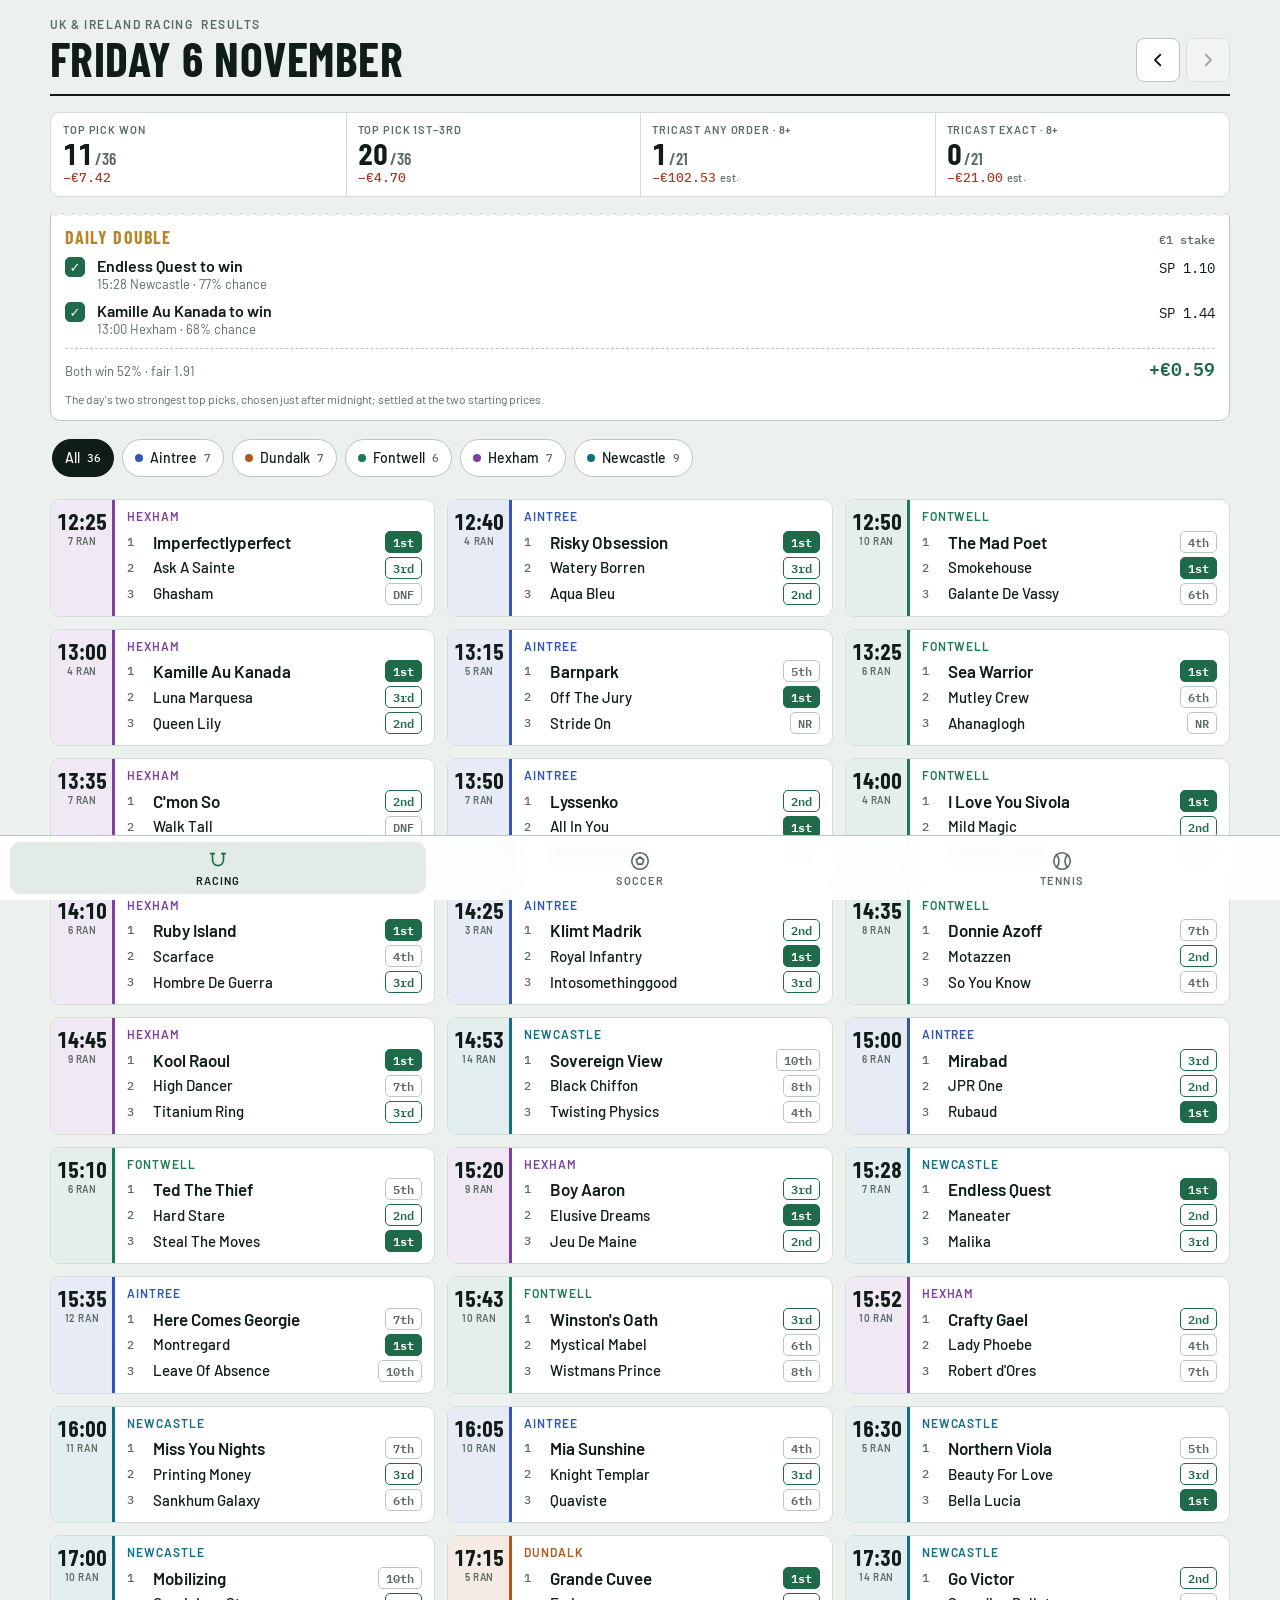
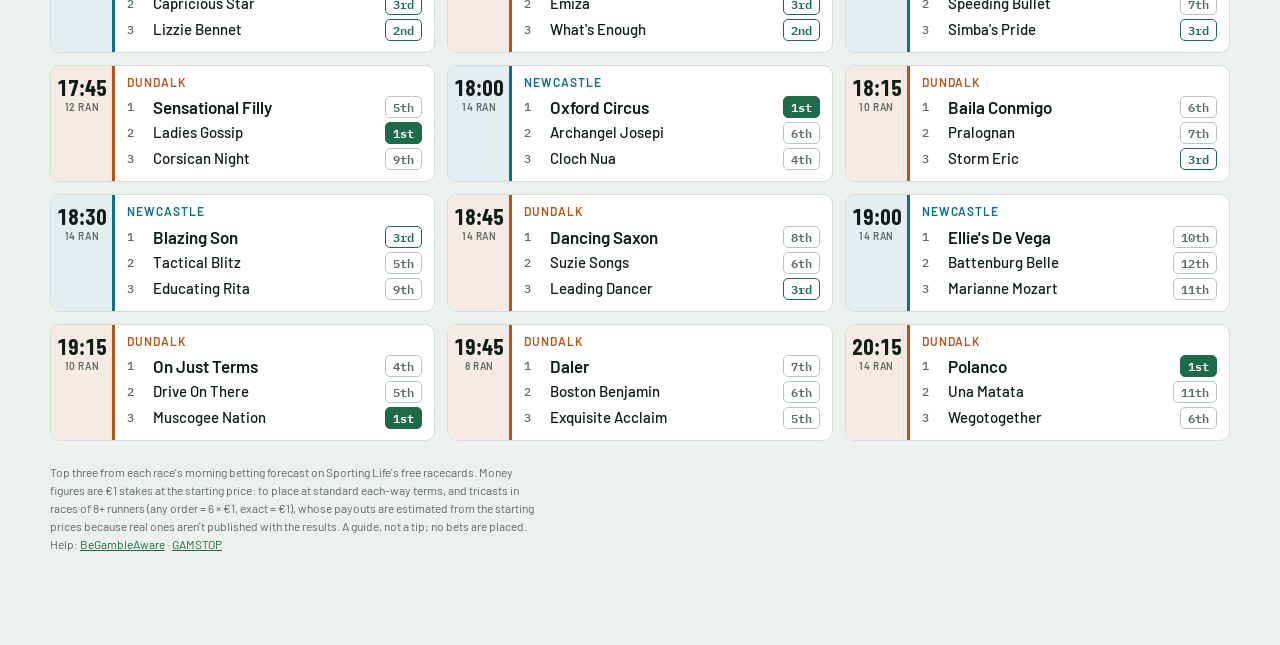
<file: racing/index.html>
<!doctype html>
<html lang="en">
<head>
<meta charset="utf-8">
<meta name="viewport" content="width=device-width,initial-scale=1,viewport-fit=cover">
<title>Racing Picks</title>
<meta name="claude:viewport-fit-sides" content="cover">
<meta name="description" content="Each day's UK and Irish races: time, course and the top three, with results and a daily double.">
<link rel="icon" href="../icon.svg" type="image/svg+xml">
<link rel="preconnect" href="https://fonts.googleapis.com">
<link rel="preconnect" href="https://fonts.gstatic.com" crossorigin>
<link rel="stylesheet" href="https://fonts.googleapis.com/css2?family=Barlow+Condensed:wght@600;700&family=Barlow:wght@400;500;600&family=IBM+Plex+Mono:wght@500;600&display=swap">
<link rel="stylesheet" href="../assets/sports.css">
</head>
<body>
<main class="app">
  <header class="top">
    <div>
      <p class="eyebrow"><span>UK &amp; Ireland racing</span><span id="when"></span></p>
      <h1 id="title">&nbsp;</h1>
    </div>
    <div class="daynav">
      <button class="today" id="today" type="button" hidden>Today</button>
      <button id="prev" type="button" aria-label="Previous day"><svg viewBox="0 0 24 24" aria-hidden="true"><path d="M15 5l-7 7 7 7"/></svg></button>
      <button id="next" type="button" aria-label="Next day"><svg viewBox="0 0 24 24" aria-hidden="true"><path d="M9 5l7 7-7 7"/></svg></button>
    </div>
  </header>
  <section class="ledger" id="ledger" aria-label="How the picks did" hidden></section>
  <section class="slips" id="slips" aria-label="Daily double" hidden></section>
  <nav class="filters" id="filters" aria-label="Courses" hidden></nav>
  <section class="cards" id="cards" aria-label="Races"></section>
  <p class="foot">Top three from each race's morning betting forecast on Sporting Life's free racecards. Money figures are €1 stakes at the
    starting price: to place at standard each-way terms, and tricasts in races of 8+ runners (any order = 6 × €1, exact = €1), whose
    payouts are estimated from the starting prices because real ones aren't published with the results. A guide, not a tip; no bets
    are placed. Help: <a href="https://www.begambleaware.org" target="_blank" rel="noopener">BeGambleAware</a> ·
    <a href="https://www.gamstop.co.uk" target="_blank" rel="noopener">GAMSTOP</a></p>
</main>

<nav class="tabs" aria-label="Sports">
  <a href="../racing/" aria-current="page"><svg viewBox="0 0 24 24" aria-hidden="true"><path d="M6 4v7a6 6 0 0 0 12 0V4"/><path d="M4 4h4M16 4h4"/></svg>Racing</a>
  <a href="../soccer/"><svg viewBox="0 0 24 24" aria-hidden="true"><circle cx="12" cy="12" r="9"/><path d="M12 7.6l4.1 3-1.6 4.8h-5l-1.6-4.8z"/></svg>Soccer</a>
  <a href="../tennis/"><svg viewBox="0 0 24 24" aria-hidden="true"><circle cx="12" cy="12" r="9"/><path d="M6 5.3a9.5 9.5 0 0 1 0 13.4M18 5.3a9.5 9.5 0 0 0 0 13.4"/></svg>Tennis</a>
</nav>

<script src="../assets/sports.js"></script>
<script>
(function(){
'use strict';
/* Standard each-way place terms: none under 5 runners; 2 places at 1/4 with 5-7; 3 at 1/5 with 8+;
   3 at 1/4 in handicaps of 12-15; 4 at 1/4 in handicaps of 16+. */
function placeTerms(n,hcap){if(n<5)return null;if(n<=7)return [2,.25];if(hcap&&n>=16)return [4,.25];if(hcap&&n>=12)return [3,.25];return [3,.2];}
/* Tricast payout estimate: chances = 1 / (SP x 1.2), chained place by place (Harville), less a 20% bookmaker cut. */
function harville(p,order){var out=1,left=1;order.forEach(function(i){out*=p[i]/left;left-=p[i];});return out;}
var isAny=function(r){return r.pos.slice(0,3).every(function(x){return typeof x==='number'&&x<=3;});};
var isExact=function(r){return r.pos[0]===1&&r.pos[1]===2&&r.pos[2]===3;};
function ord(p){return p+((p%100>=11&&p%100<=13)?'th':({1:'st',2:'nd',3:'rd'}[p%10]||'th'));}
function finish(p){
  if(p==null)return '<span></span>';
  if(typeof p!=='number')return '<em class="pos" title="'+(p==='NR'?'Non-runner':'Did not finish')+'">'+p+'</em>';
  return '<em class="pos'+(p===1?' win':p<=3?' place':'')+'">'+ord(p)+'</em>';
}

SportsPage({
  name:'Racing picks',
  emptyText:'Picks appear here just after midnight, once the day\'s racecards are out.',
  items:function(d){return d.races;},
  groupOf:function(r){return r.course;},
  over:function(r,now){return !!(r.pos&&r.pos.length)||(!!now&&r.time<now);},
  ledger:function(d,races,H){
    var run=races.filter(function(r){return r.pos&&r.pos.length;});
    var ran=run.filter(function(r){return r.pos[0]!=='NR';});
    if(!ran.length){
      var courses={};races.forEach(function(r){courses[r.course]=1;});
      return '<div class="tile"><span class="k">Races</span><b class="v">'+races.length+'</b><span class="pl">&nbsp;</span></div>'+
        '<div class="tile"><span class="k">Meetings</span><b class="v">'+Object.keys(courses).length+'</b><span class="pl">&nbsp;</span></div>'+
        '<div class="tile"><span class="k">Results</span><b class="v">0<small>/'+races.length+'</small></b><span class="pl say">as races finish</span></div>';
    }
    var tri=run.filter(function(r){return (r.field||0)>=8&&r.pos.length>=3&&r.pos.slice(0,3).indexOf('NR')<0&&r.sp&&r.sp[0]&&r.sp[1]&&r.sp[2];});
    var o={win:0,place:0,any:0,exact:0};
    ran.forEach(function(r){
      var sp=r.sp&&r.sp[0],p=r.pos[0];if(!sp)return;
      o.win+=p===1?sp-1:-1;
      var t=placeTerms(r.field||0,r.hcap);
      if(t)o.place+=(typeof p==='number'&&p<=t[0])?(sp-1)*t[1]:-1;
    });
    tri.forEach(function(r){
      var pr=r.sp.slice(0,3).map(function(s){return 1/s/1.2;});
      o.any-=6;o.exact-=1;
      if(isAny(r))o.any+=0.8/harville(pr,[1,2,3].map(function(k){return r.pos.indexOf(k);}));
      if(isExact(r))o.exact+=0.8/harville(pr,[0,1,2]);
    });
    var won=ran.filter(function(r){return r.pos[0]===1;}).length;
    var placed=ran.filter(function(r){return typeof r.pos[0]==='number'&&r.pos[0]<=3;}).length;
    return H.tile('Top pick won',won,ran.length,o.win)+
      H.tile('Top pick 1st–3rd',placed,ran.length,o.place)+
      (tri.length?H.tile('Tricast any order · 8+',tri.filter(isAny).length,tri.length,o.any,true)+
        H.tile('Tricast exact · 8+',tri.filter(isExact).length,tri.length,o.exact,true):'');
  },
  slips:function(d,races,H){
    var dbl=d.double;
    var legs=dbl&&dbl.legs?dbl.legs.map(function(k){return races.filter(function(r){return r.time===k[0]&&r.course===k[1];})[0];}).filter(Boolean):[];
    if(legs.length<2)return '';
    var state=function(r){var p=r.pos&&r.pos[0];return p==null||p==='NR'?null:p===1;};
    var states=legs.map(state);
    var lost=states.indexOf(false)>=0;
    var done=legs.every(function(r){return r.pos&&r.pos.length;});
    var pl=lost?-1:done?legs.reduce(function(a,r){return r.pos[0]==='NR'?a:a*(r.sp&&r.sp[0]||1);},1)-1:null;
    return '<article class="slip"><header><h2>Daily double</h2><span class="stake">€1 stake</span></header><ol>'+
      legs.map(function(r,j){
        return H.leg(states[j],H.esc(r.picks[0])+' to win',H.esc(r.time+' '+r.course)+(r.p?' · '+H.pct(r.p)+' chance':''),r.sp&&r.sp[0]?'SP '+r.sp[0].toFixed(2):'');
      }).join('')+'</ol>'+
      '<footer><span>Both win '+H.pct(dbl.p)+' · fair '+H.fair(dbl.p)+'</span>'+
      (pl==null?'<span class="ret">at SP</span>':'<span class="ret '+H.cls(pl)+'">'+H.eur(pl)+'</span>')+'</footer>'+
      '<p class="note">The day\'s two strongest top picks, chosen just after midnight; settled at the two starting prices.</p></article>';
  },
  card:function(r,H,gone){
    return '<article class="card'+(gone?' gone':'')+'" style="--k:'+H.colour(r.course)+'">'+
      '<div class="when"><b>'+H.esc(r.time)+'</b><span>'+(r.field?r.field+' ran':'')+'</span></div>'+
      '<div class="body"><p class="where">'+H.esc(r.course)+'</p><ol class="runners">'+
      (r.picks||[]).slice(0,3).map(function(n,j){return '<li><i>'+(j+1)+'</i><span>'+H.esc(n)+'</span>'+finish(r.pos&&r.pos[j])+'</li>';}).join('')+
      '</ol></div></article>';
  }
});
})();
</script>
</body>
</html>
</file>
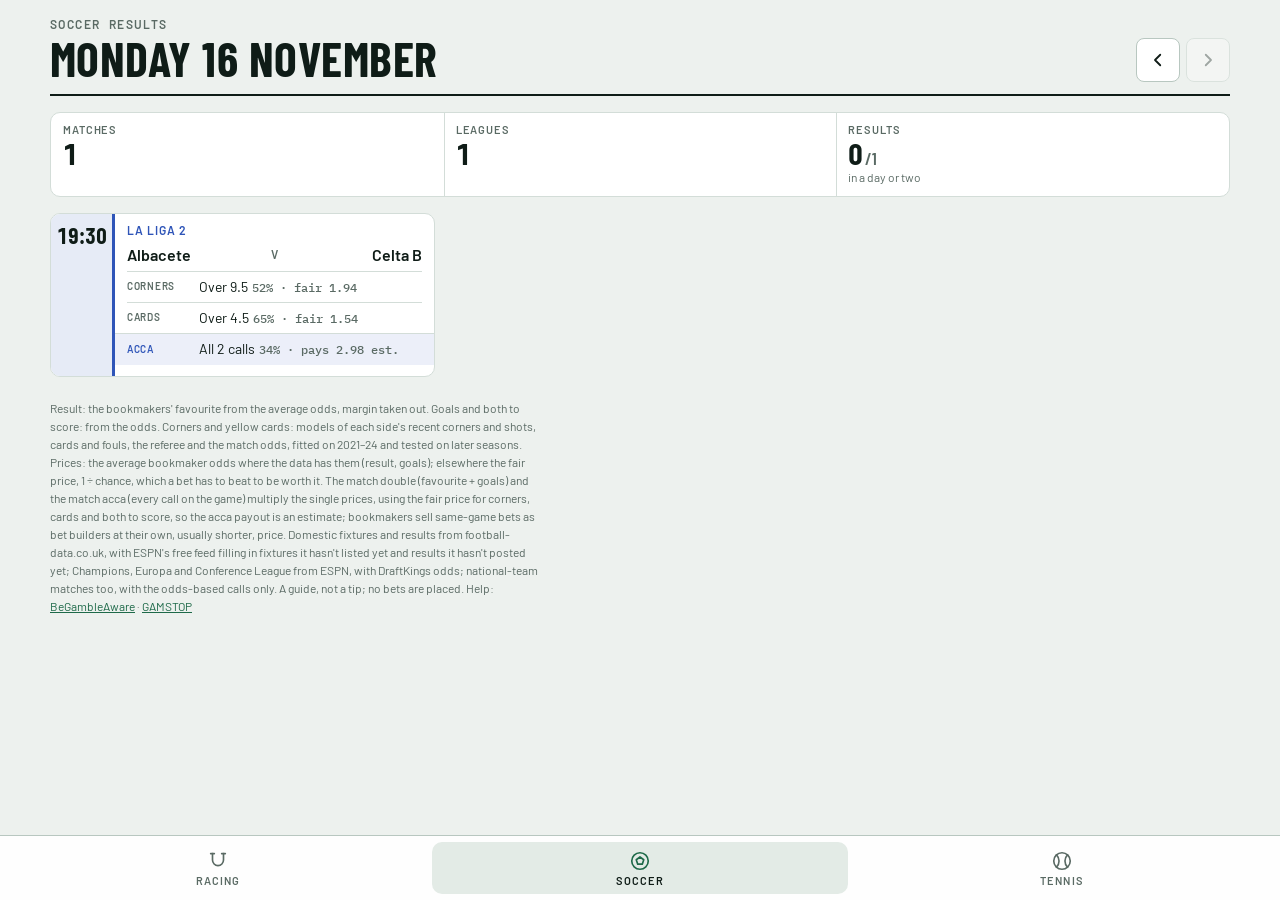
<file: soccer/index.html>
<!doctype html>
<html lang="en">
<head>
<meta charset="utf-8">
<meta name="viewport" content="width=device-width,initial-scale=1,viewport-fit=cover">
<title>Soccer Picks</title>
<meta name="claude:viewport-fit-sides" content="cover">
<meta name="description" content="Each day's matches: the favourite, goals, both to score, corners and yellow cards, with doubles and results.">
<link rel="icon" href="../icon.svg" type="image/svg+xml">
<link rel="preconnect" href="https://fonts.googleapis.com">
<link rel="preconnect" href="https://fonts.gstatic.com" crossorigin>
<link rel="stylesheet" href="https://fonts.googleapis.com/css2?family=Barlow+Condensed:wght@600;700&family=Barlow:wght@400;500;600&family=IBM+Plex+Mono:wght@500;600&display=swap">
<link rel="stylesheet" href="../assets/sports.css">
</head>
<body>
<main class="app">
  <header class="top">
    <div>
      <p class="eyebrow"><span>Soccer</span><span id="when"></span></p>
      <h1 id="title">&nbsp;</h1>
    </div>
    <div class="daynav">
      <button class="today" id="today" type="button" hidden>Today</button>
      <button id="prev" type="button" aria-label="Previous day"><svg viewBox="0 0 24 24" aria-hidden="true"><path d="M15 5l-7 7 7 7"/></svg></button>
      <button id="next" type="button" aria-label="Next day"><svg viewBox="0 0 24 24" aria-hidden="true"><path d="M9 5l7 7-7 7"/></svg></button>
    </div>
  </header>
  <section class="ledger" id="ledger" aria-label="How the calls did" hidden></section>
  <section class="slips" id="slips" aria-label="Doubles" hidden></section>
  <nav class="filters" id="filters" aria-label="Leagues" hidden></nav>
  <section class="cards" id="cards" aria-label="Matches"></section>
  <p class="foot">Result: the bookmakers' favourite from the average odds, margin taken out. Goals and both to score: from the odds.
    Corners and yellow cards: models of each side's recent corners and shots, cards and fouls, the referee and the match odds, fitted on
    2021–24 and tested on later seasons. Prices: the average bookmaker odds where the data has them (result, goals); elsewhere the fair
    price, 1 ÷ chance, which a bet has to beat to be worth it. The match double (favourite + goals) and the match acca (every call on the game) multiply the single prices, using the fair
    price for corners, cards and both to score, so the acca payout is an estimate; bookmakers sell same-game bets as bet builders at
    their own, usually shorter, price. Domestic fixtures and results from football-data.co.uk, with ESPN's free feed filling in fixtures it hasn't listed yet and results it hasn't posted yet; Champions, Europa and Conference League from ESPN, with DraftKings odds; national-team matches too, with the odds-based calls only.
    A guide, not a tip; no bets are placed. Help: <a href="https://www.begambleaware.org" target="_blank" rel="noopener">BeGambleAware</a> ·
    <a href="https://www.gamstop.co.uk" target="_blank" rel="noopener">GAMSTOP</a></p>
</main>

<nav class="tabs" aria-label="Sports">
  <a href="../racing/"><svg viewBox="0 0 24 24" aria-hidden="true"><path d="M6 4v7a6 6 0 0 0 12 0V4"/><path d="M4 4h4M16 4h4"/></svg>Racing</a>
  <a href="../soccer/" aria-current="page"><svg viewBox="0 0 24 24" aria-hidden="true"><circle cx="12" cy="12" r="9"/><path d="M12 7.6l4.1 3-1.6 4.8h-5l-1.6-4.8z"/></svg>Soccer</a>
  <a href="../tennis/"><svg viewBox="0 0 24 24" aria-hidden="true"><circle cx="12" cy="12" r="9"/><path d="M6 5.3a9.5 9.5 0 0 1 0 13.4M18 5.3a9.5 9.5 0 0 0 0 13.4"/></svg>Tennis</a>
</nav>

<script src="../assets/sports.js"></script>
<script>
(function(){
'use strict';
var cap=function(s){return s.charAt(0).toUpperCase()+s.slice(1);};
var line=function(c){return cap(c.side)+' '+c.line;};
var pickName=function(m){return m.pick.side==='H'?m.home:m.pick.side==='A'?m.away:'Draw';};
/* Did each call come in? null until the match is settled. */
var hits={
  pick:function(m){if(!m.ft||!m.pick)return null;var r=m.ft[0]>m.ft[1]?'H':m.ft[0]<m.ft[1]?'A':'D';return r===m.pick.side;},
  goals:function(m){if(!m.ft||!m.goals)return null;var o=m.ft[0]+m.ft[1]>2.5;return m.goals.side==='over'?o:!o;},
  btts:function(m){if(!m.ft||!m.btts)return null;var b=m.ft[0]>0&&m.ft[1]>0;return m.btts.side==='yes'?b:!b;},
  corners:function(m){if(m.cn==null||!m.corners)return null;return m.corners.side==='over'?m.cn>m.corners.line:m.cn<m.corners.line;},
  cards:function(m){if(m.yc==null||!m.cards)return null;return m.cards.side==='over'?m.yc>m.cards.line:m.yc<m.cards.line;}
};
var comboHit=function(m){var a=hits.pick(m),b=hits.goals(m);return a==null||b==null?null:a&&b;};
var comboPL=function(m){var h=comboHit(m);return h==null?null:h?m.combo.odds-1:-1;};
var legText=function(m,kind){return kind==='pick'?(m.pick.side==='D'?'Draw':pickName(m)+' to win'):cap(m.goals.side)+' 2.5 goals';};
var legBet=function(m,kind){return kind==='pick'?m.pick:m.goals;};
var sum=function(a){return a.reduce(function(x,y){return x+y;},0);};
/* Match acca: every call on one game in one €1 bet (result, goals, both to score, corners, cards). Result and goals
   use the average odds; the others have no odds in the data, so they use the fair price (1 ÷ chance) and the payout
   is an estimate. Bookmakers price same-game accas as bet builders, usually shorter than this. */
function matchAcca(m){
  var L=[];
  [['pick','pick'],['goals','goals'],['btts','btts'],['corners','corners'],['cards','cards']].forEach(function(x){
    var b=m[x[0]];if(!b)return;
    L.push({o:b.odds||1/b.p,p:b.p,h:hits[x[1]](m),real:!!b.odds});
  });
  if(L.length<2)return null;
  var done=L.filter(function(x){return x.h!=null;});
  var lost=done.some(function(x){return !x.h;}),all=done.length===L.length;
  var odds=L.reduce(function(a,x){return a*x.o;},1);
  return {n:L.length,odds:odds,p:L.reduce(function(a,x){return a*x.p;},1),est:L.some(function(x){return !x.real;}),
    pl:lost?-1:all?odds-1:null};
}
var big=function(x){return x.toLocaleString('en-GB',{maximumFractionDigits:2,minimumFractionDigits:2});};

SportsPage({
  name:'Soccer picks',
  emptyText:'Picks appear here a day or two before each match.',
  items:function(d){return d.matches;},
  groupOf:function(m){return m.league;},
  over:function(m,now){return !!m.ft||(!!now&&!!m.time&&m.time<now);},
  ledger:function(d,ms,H){
    var t=function(k){return ms.map(hits[k]).filter(function(x){return x!=null;});};
    var tiles=[['Favourite won','pick'],['Goals 2.5','goals'],['Both score','btts'],['Corners','corners'],['Cards','cards']]
      .map(function(x){var a=t(x[1]);return a.length?H.tile(x[0],a.filter(Boolean).length,a.length,null):'';}).join('');
    var cps=ms.filter(function(m){return m.combo;}).map(comboPL).filter(function(x){return x!=null;});
    if(cps.length)tiles+=H.tile('Match doubles',cps.filter(function(x){return x>0;}).length,cps.length,sum(cps));
    var acs=ms.map(matchAcca).filter(function(a){return a&&a.pl!=null;}).map(function(a){return a.pl;});
    if(acs.length)tiles+=H.tile('Match accas',acs.filter(function(x){return x>0;}).length,acs.length,sum(acs),true);
    if(!tiles){
      var lg={};ms.forEach(function(m){lg[m.league]=1;});
      tiles='<div class="tile"><span class="k">Matches</span><b class="v">'+ms.length+'</b><span class="pl">&nbsp;</span></div>'+
        '<div class="tile"><span class="k">Leagues</span><b class="v">'+Object.keys(lg).length+'</b><span class="pl">&nbsp;</span></div>'+
        '<div class="tile"><span class="k">Results</span><b class="v">0<small>/'+ms.length+'</small></b><span class="pl say">in a day or two</span></div>';
    }
    return tiles;
  },
  slips:function(d,ms,H){
    var find=function(h,a){return ms.filter(function(m){return m.home===h&&m.away===a;})[0];};
    var out='';
    var dd=d.daily;
    if(dd&&dd.legs){
      var legs=dd.legs.map(function(l){return {l:l,m:find(l.home,l.away)};}).filter(function(x){return x.m&&legBet(x.m,x.l.kind);});
      if(legs.length===2){
        var st=legs.map(function(x){return hits[x.l.kind==='pick'?'pick':'goals'](x.m);});
        var pl=st.indexOf(false)>=0?-1:st[0]&&st[1]?dd.odds-1:null;
        out+='<article class="slip"><header><h2>Daily double</h2><span class="stake">€1 stake</span></header><ol>'+
          legs.map(function(x,j){var b=legBet(x.m,x.l.kind);
            return H.leg(st[j],H.esc(legText(x.m,x.l.kind)),H.esc((x.m.time||'')+' '+x.m.home+' v '+x.m.away)+' · '+H.pct(b.p),b.odds.toFixed(2));}).join('')+'</ol>'+
          '<footer><span>Both '+H.pct(dd.p)+' · pays '+dd.odds.toFixed(2)+'</span>'+
          (pl==null?'<span class="ret">€'+dd.odds.toFixed(2)+'</span>':'<span class="ret '+H.cls(pl)+'">'+H.eur(pl)+'</span>')+'</footer>'+
          '<p class="note">The day\'s two most confident calls with real odds (result or goals), from two matches, at the average prices.</p></article>';
      }
    }
    var cd=d.double;
    if(cd&&cd.legs){
      var cl=cd.legs.map(function(k){return find(k[0],k[1]);}).filter(function(m){return m&&m.corners;});
      if(cl.length===2){
        var cs=cl.map(hits.corners);
        var res=cs.indexOf(false)>=0?'Lost':cs[0]&&cs[1]?'Landed':null;
        out+='<article class="slip corner"><header><h2>Corner double</h2><span class="stake">fair price</span></header><ol>'+
          cl.map(function(m,j){return H.leg(cs[j],line(m.corners)+' corners',H.esc((m.time||'')+' '+m.home+' v '+m.away)+' · '+H.pct(m.corners.p)+
            (m.cn!=null?' · '+m.cn+' taken':''),'');}).join('')+'</ol>'+
          '<footer><span>Both '+H.pct(cd.p)+'</span>'+(res?'<span class="stamp '+(res==='Landed'?'gain':'loss')+'">'+res+'</span>':'<span class="ret">fair '+H.fair(cd.p)+'</span>')+'</footer>'+
          '<p class="note">No corner odds in the free data: worth backing only if your bookmaker pays more than '+H.fair(cd.p)+'.</p></article>';
      }
    }
    return out;
  },
  card:function(m,H,gone){
    var row=function(label,text,p,price,h){
      return '<div><i>'+label+'</i><span>'+text+'<small>'+H.pct(p)+(price?' · '+price:'')+'</small></span>'+H.hit(h)+'</div>';
    };
    var c=m.corners,k=m.cards,cp=m.combo?comboPL(m):null,ac=matchAcca(m);
    return '<article class="card'+(gone?' gone':'')+'" style="--k:'+H.colour(m.league)+'">'+
      '<div class="when"><b>'+H.esc(m.time||'')+'</b><span>'+(m.ft?'FT':'')+'</span></div>'+
      '<div class="body"><p class="where">'+H.esc(m.league)+'</p>'+
      '<div class="fixture"><span>'+H.esc(m.home)+'</span>'+(m.ft?'<b class="score">'+m.ft[0]+'–'+m.ft[1]+'</b>':'<span class="vs">v</span>')+'<span>'+H.esc(m.away)+'</span></div>'+
      '<div class="mk">'+
        (m.pick?row('Result',H.esc(pickName(m)),m.pick.p,m.pick.odds?'@'+m.pick.odds.toFixed(2):'',hits.pick(m)):'')+
        (m.goals?row('Goals',cap(m.goals.side)+' 2.5',m.goals.p,m.goals.odds?'@'+m.goals.odds.toFixed(2):'',hits.goals(m)):'')+
        (m.btts?row('Both score',cap(m.btts.side),m.btts.p,'fair '+H.fair(m.btts.p),hits.btts(m)):'')+
        (c?row('Corners',line(c)+(m.cn!=null?' ('+m.cn+')':''),c.p,'fair '+H.fair(c.p),hits.corners(m)):'')+
        (k?row('Cards',line(k)+(m.yc!=null?' ('+m.yc+')':''),k.p,'fair '+H.fair(k.p),hits.cards(m)):'')+
        (m.combo?'<div class="double"><i>Double</i><span>'+H.esc(legText(m,'pick'))+' &amp; '+m.goals.side+' 2.5<small>'+
          H.pct(m.combo.p)+' · pays '+m.combo.odds.toFixed(2)+'</small></span>'+
          (cp==null?'<span></span>':'<span class="money '+H.cls(cp)+'">'+H.eur(cp)+'</span>')+'</div>':'')+
        (ac?'<div class="double acca"><i>Acca</i><span>All '+ac.n+' calls<small>'+(ac.p<0.001?'<0.1%':H.pct(ac.p))+' · pays '+big(ac.odds)+(ac.est?' est.':'')+'</small></span>'+
          (ac.pl==null?'<span></span>':'<span class="money '+H.cls(ac.pl)+'">'+(ac.pl>0?'+€'+big(ac.pl):'−€1.00')+'</span>')+'</div>':'')+
      '</div></div></article>';
  }
});
})();
</script>
</body>
</html>
</file>
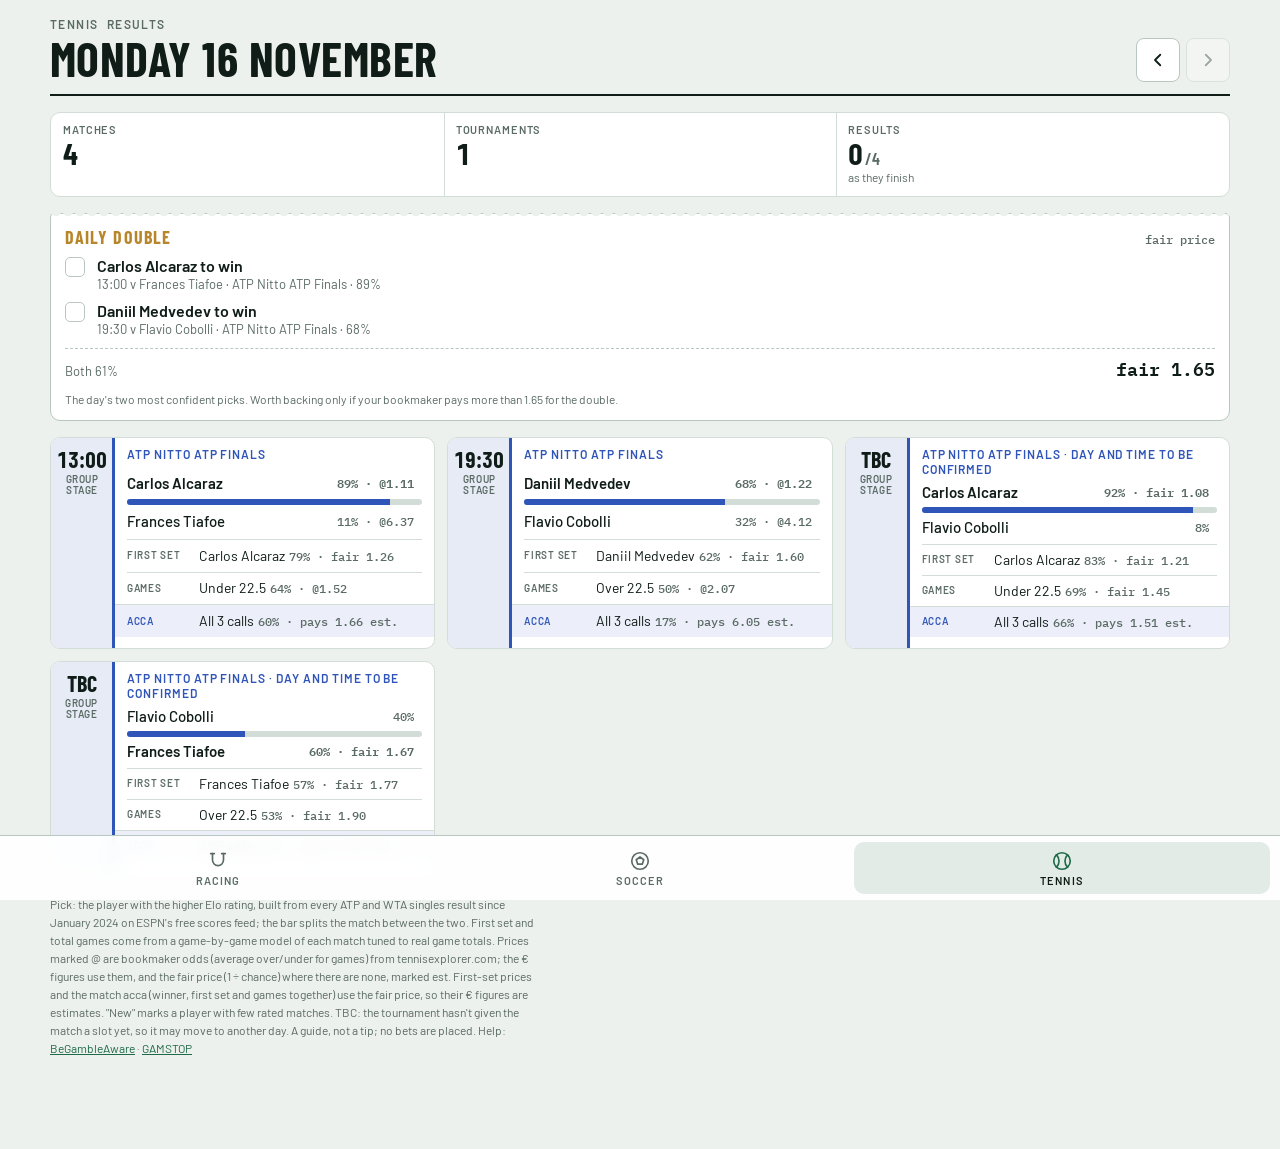
<file: tennis/index.html>
<!doctype html>
<html lang="en">
<head>
<meta charset="utf-8">
<meta name="viewport" content="width=device-width,initial-scale=1,viewport-fit=cover">
<title>Tennis Picks</title>
<meta name="claude:viewport-fit-sides" content="cover">
<meta name="description" content="Each day's ATP and WTA singles matches with the predicted winner, their chance, a daily double and results.">
<link rel="icon" href="../icon.svg" type="image/svg+xml">
<link rel="preconnect" href="https://fonts.googleapis.com">
<link rel="preconnect" href="https://fonts.gstatic.com" crossorigin>
<link rel="stylesheet" href="https://fonts.googleapis.com/css2?family=Barlow+Condensed:wght@600;700&family=Barlow:wght@400;500;600&family=IBM+Plex+Mono:wght@500;600&display=swap">
<link rel="stylesheet" href="../assets/sports.css">
</head>
<body>
<main class="app">
  <header class="top">
    <div>
      <p class="eyebrow"><span>Tennis</span><span id="when"></span></p>
      <h1 id="title">&nbsp;</h1>
    </div>
    <div class="daynav">
      <button class="today" id="today" type="button" hidden>Today</button>
      <button id="prev" type="button" aria-label="Previous day"><svg viewBox="0 0 24 24" aria-hidden="true"><path d="M15 5l-7 7 7 7"/></svg></button>
      <button id="next" type="button" aria-label="Next day"><svg viewBox="0 0 24 24" aria-hidden="true"><path d="M9 5l7 7-7 7"/></svg></button>
    </div>
  </header>
  <section class="ledger" id="ledger" aria-label="How the picks did" hidden></section>
  <section class="slips" id="slips" aria-label="Daily double" hidden></section>
  <nav class="filters" id="filters" aria-label="Tournaments" hidden></nav>
  <section class="cards" id="cards" aria-label="Matches"></section>
  <p class="foot">Pick: the player with the higher Elo rating, built from every ATP and WTA singles result since January 2024 on ESPN's
    free scores feed; the bar splits the match between the two. First set and total games come from a game-by-game model of each
    match tuned to real game totals. Prices marked @ are bookmaker odds (average over/under for games) from tennisexplorer.com; the
    € figures use them, and the fair price (1 ÷ chance) where there are none, marked est. First-set prices and the match acca
    (winner, first set and games together) use the fair price, so their € figures are estimates. "New" marks a player with few
    rated matches. TBC: the tournament hasn't given the match a slot yet, so it may move to another day. A guide,
    not a tip; no bets are placed. Help: <a href="https://www.begambleaware.org" target="_blank" rel="noopener">BeGambleAware</a> ·
    <a href="https://www.gamstop.co.uk" target="_blank" rel="noopener">GAMSTOP</a></p>
</main>

<nav class="tabs" aria-label="Sports">
  <a href="../racing/"><svg viewBox="0 0 24 24" aria-hidden="true"><path d="M6 4v7a6 6 0 0 0 12 0V4"/><path d="M4 4h4M16 4h4"/></svg>Racing</a>
  <a href="../soccer/"><svg viewBox="0 0 24 24" aria-hidden="true"><circle cx="12" cy="12" r="9"/><path d="M12 7.6l4.1 3-1.6 4.8h-5l-1.6-4.8z"/></svg>Soccer</a>
  <a href="../tennis/" aria-current="page"><svg viewBox="0 0 24 24" aria-hidden="true"><circle cx="12" cy="12" r="9"/><path d="M6 5.3a9.5 9.5 0 0 1 0 13.4M18 5.3a9.5 9.5 0 0 0 0 13.4"/></svg>Tennis</a>
</nav>

<script src="../assets/sports.js"></script>
<script>
(function(){
'use strict';
/* A walkover is void, as bookmakers settle it: no hit or miss, and it drops out of the counts. */
var wo=function(m){return m.score==='w/o';};
var hit=function(m){return m.winner==null||wo(m)?null:m.winner===m.pick;};
var label=function(m){return m.tour+' '+m.event;};
var cap=function(s){return s.charAt(0).toUpperCase()+s.slice(1);};
var sum=function(a){return a.reduce(function(x,y){return x+y;},0);};
var big=function(x){return x.toLocaleString('en-GB',{maximumFractionDigits:2,minimumFractionDigits:2});};
/* Once played, from the set scores (the first number is always the first-listed player's games). */
var firstHit=function(m){return m.sets&&m.sets.length&&m.first!=null?((m.sets[0][0]>m.sets[0][1]?1:2)===m.pick):null;};
var games=function(m){return m.sets?m.sets.reduce(function(a,s){return a+s[0]+s[1];},0):null;};
var gamesHit=function(m){var g=games(m);return g==null||!m.games?null:(g>m.games.line)===(m.games.side==='over');};
/* Prices: bookmaker odds from tennisexplorer.com where found (winner, games), else the fair price 1 ÷ chance. */
var pickOdds=function(m){return m.odds?m.odds[m.pick-1]:null;};
var gamesOdds=function(m){return m.gp&&m.games?m.gp[m.games.side]:null;};
/* €1 singles once played: real odds where there are any, fair price otherwise (est.). */
var single=function(h,odds,p){return h==null?null:{pl:h?(odds||1/p)-1:-1,est:!odds};};
/* Match acca: winner, first set and games together, at the fair price for their joint chance (no bet builder prices). */
var accaPL=function(m){
  if(m.acca==null)return null;
  var a=hit(m),b=firstHit(m),c=gamesHit(m);
  if(a===false||b===false||c===false)return -1;
  return a&&b&&c?1/m.acca-1:null;
};

SportsPage({
  name:'Tennis picks',
  emptyText:'Picks appear here once the day\'s order of play is out.',
  items:function(d){return d.matches;},
  groupOf:label,
  over:function(m,now){return m.winner!=null||(!m.tbc&&!!now&&m.time<now);},
  ledger:function(d,ms,H){
    var done=ms.filter(function(m){return m.winner!=null&&!wo(m);});
    if(!done.length){
      var ev={};ms.forEach(function(m){ev[label(m)]=1;});
      return '<div class="tile"><span class="k">Matches</span><b class="v">'+ms.length+'</b><span class="pl">&nbsp;</span></div>'+
        '<div class="tile"><span class="k">Tournaments</span><b class="v">'+Object.keys(ev).length+'</b><span class="pl">&nbsp;</span></div>'+
        '<div class="tile"><span class="k">Results</span><b class="v">0<small>/'+ms.length+'</small></b><span class="pl say">as they finish</span></div>';
    }
    var t=function(fn){return ms.map(fn).filter(function(x){return x!=null;});};
    var acs=t(accaPL);
    var money=function(fn){var xs=t(fn);return {n:xs.length,won:xs.filter(function(x){return x.pl>0;}).length,
      pl:sum(xs.map(function(x){return x.pl;})),est:xs.some(function(x){return x.est;})};};
    var w=money(function(m){return single(hit(m),pickOdds(m),m.p);});
    var f=money(function(m){return single(firstHit(m),null,m.first);});
    var g=money(function(m){return m.games?single(gamesHit(m),gamesOdds(m),m.games.p):null;});
    return H.tile('Pick won',w.won,w.n,w.pl,w.est)+
      (f.n?H.tile('First set',f.won,f.n,f.pl,true):'')+
      (g.n?H.tile('Games',g.won,g.n,g.pl,g.est):'')+
      (acs.length?H.tile('Match accas',acs.filter(function(x){return x>0;}).length,acs.length,sum(acs),true):'')+
      '<div class="tile"><span class="k">Still to play</span><b class="v">'+ms.filter(function(m){return m.winner==null;}).length+'</b><span class="pl">&nbsp;</span></div>';
  },
  slips:function(d,ms,H){
    var dbl=d.double;
    var legs=dbl&&dbl.legs?dbl.legs.map(function(id){return ms.filter(function(m){return m.id===id;})[0];}).filter(Boolean):[];
    if(legs.length<2)return '';
    var st=legs.map(hit);
    var res=st.indexOf(false)>=0?'Lost':st[0]&&st[1]?'Landed':null;
    return '<article class="slip"><header><h2>Daily double</h2><span class="stake">fair price</span></header><ol>'+
      legs.map(function(m,j){
        var me=m.pick===1?m.p1:m.p2,them=m.pick===1?m.p2:m.p1;
        return H.leg(st[j],H.esc(me)+' to win',H.esc(m.time+' v '+them+' · '+label(m))+' · '+H.pct(m.p),'');
      }).join('')+'</ol>'+
      '<footer><span>Both '+H.pct(dbl.p)+'</span>'+(res?'<span class="stamp '+(res==='Landed'?'gain':'loss')+'">'+res+'</span>':'<span class="ret">fair '+H.fair(dbl.p)+'</span>')+'</footer>'+
      '<p class="note">The day\'s two most confident picks. Worth backing only if your bookmaker pays more than '+H.fair(dbl.p)+' for the double.</p></article>';
  },
  card:function(m,H,gone){
    var p1=m.pick===1?m.p:1-m.p,h=hit(m);
    var row=function(n){
      var isPick=m.pick===n,won=m.winner===n,pp=n===1?p1:1-p1;
      return '<div class="player'+(isPick?' pick':'')+'"><span>'+H.esc(n===1?m.p1:m.p2)+(isPick&&m.new?' <span class="tag">new</span>':'')+'</span>'+
        '<span class="num">'+H.pct(pp)+(m.odds?' · @'+m.odds[n-1].toFixed(2):isPick?' · fair '+H.fair(pp):'')+'</span>'+
        (won?(isPick?H.hit(true,'Pick won'):'<em class="pos" title="Won">W</em>'):(m.winner!=null&&isPick?H.hit(false,'Pick lost'):'<span></span>'))+'</div>';
    };
    var me=m.pick===1?m.p1:m.p2,g=games(m),ap=accaPL(m);
    var mk=m.games?'<div class="mk">'+
      '<div><i>First set</i><span>'+H.esc(me)+'<small>'+H.pct(m.first)+' · fair '+H.fair(m.first)+'</small></span>'+H.hit(firstHit(m))+'</div>'+
      '<div><i>Games</i><span>'+cap(m.games.side)+' '+m.games.line+(g!=null?' ('+g+')':'')+'<small>'+H.pct(m.games.p)+(gamesOdds(m)?' · @'+gamesOdds(m).toFixed(2):' · fair '+H.fair(m.games.p))+'</small></span>'+H.hit(gamesHit(m))+'</div>'+
      '<div class="double acca"><i>Acca</i><span>All 3 calls<small>'+H.pct(m.acca)+' · pays '+big(1/m.acca)+' est.</small></span>'+
        (ap==null?'<span></span>':'<span class="money '+H.cls(ap)+'">'+(ap>0?'+€'+big(ap):'−€1.00')+'</span>')+'</div>'+
      '</div>':'';
    return '<article class="card'+(gone?' gone':'')+'" style="--k:'+H.colour(label(m))+'">'+
      '<div class="when"><b>'+(m.tbc&&m.winner==null?'TBC':H.esc(m.time))+'</b><span>'+H.esc(m.round||'')+'</span></div>'+
      '<div class="body"><p class="where">'+H.esc(label(m))+(m.tbc&&m.winner==null?' · day and time to be confirmed':'')+'</p>'+
      '<div class="players">'+row(1)+'<div class="bar" aria-hidden="true"><i style="width:'+Math.round(p1*100)+'%"></i></div>'+row(2)+'</div>'+
      (m.score?'<p class="meta" style="margin:0">'+H.esc(m.score)+'</p>':'')+mk+
      '</div></article>';
  }
});
})();
</script>
</body>
</html>
</file>
<file: assets/sports.css>
/* Form guide: a scoreboard header, a ledger strip of how the picks did, the day's doubles as betting slips,
   then a dense racecard of time / where / picks. One accent (turf green) for wins; gold marks the slips. */
:root{
  --paper:#EDF1EE; --card:#FFFFFF; --ink:#0F1C17; --muted:#5A6A64; --rule:#D3DDD8; --rule2:#B8C7C0;
  --turf:#1E6A49; --gain:#1E6A49; --loss:#A63A2C; --gold:#B7862A; --tint:#E3EBE6;
  --s1:#2F55B8; --s2:#B4561C; --s3:#1E7A55; --s4:#7E3FA0; --s5:#0E6F86; --s6:#9A6A0A; --s7:#B42A63; --s8:#4D5A63;
  --display:'Barlow Condensed','Arial Narrow','Roboto Condensed',sans-serif;
  --body:'Barlow','Segoe UI',system-ui,sans-serif;
  --mono:'IBM Plex Mono',ui-monospace,'SFMono-Regular',Menlo,monospace;
  color-scheme:light;
}
@media (prefers-color-scheme: dark){
  :root:not([data-theme="light"]){
    --paper:#0C1411; --card:#131E1A; --ink:#E5EEEA; --muted:#93A69F; --rule:#22312B; --rule2:#344740;
    --turf:#5CC496; --gain:#5CC496; --loss:#EE8A7C; --gold:#E2B65A; --tint:#18251F;
    --s1:#8FA8FF; --s2:#F39A62; --s3:#5CC496; --s4:#CC9BEF; --s5:#5CC8DF; --s6:#E8C05A; --s7:#F38BB6; --s8:#A3B1B9;
    color-scheme:dark;
  }
}
:root[data-theme="dark"]{
  --paper:#0C1411; --card:#131E1A; --ink:#E5EEEA; --muted:#93A69F; --rule:#22312B; --rule2:#344740;
  --turf:#5CC496; --gain:#5CC496; --loss:#EE8A7C; --gold:#E2B65A; --tint:#18251F;
  --s1:#8FA8FF; --s2:#F39A62; --s3:#5CC496; --s4:#CC9BEF; --s5:#5CC8DF; --s6:#E8C05A; --s7:#F38BB6; --s8:#A3B1B9;
  color-scheme:dark;
}

*{box-sizing:border-box}
html{-webkit-text-size-adjust:100%}
body{
  margin:0;background:var(--paper);color:var(--ink);font:400 15px/1.45 var(--body);
  padding-left:max(16px,env(safe-area-inset-left,0px));
  padding-right:max(16px,env(safe-area-inset-right,0px));
  padding-block:18px calc(92px + env(safe-area-inset-bottom,0px));
}
button{font:inherit;color:inherit;cursor:pointer}
a{color:var(--turf)}
:focus-visible{outline:3px solid var(--turf);outline-offset:2px}
[hidden]{display:none!important}
.app{max-width:1180px;margin:0 auto;display:grid;gap:16px}
.num,.odds{font-family:var(--mono);font-style:normal;font-variant-numeric:tabular-nums}

/* Header: sport and date like a scoreboard */
.top{display:flex;flex-wrap:wrap;align-items:flex-end;justify-content:space-between;gap:12px 16px;padding-bottom:12px;border-bottom:2px solid var(--ink)}
.eyebrow{margin:0;font:600 12px/1 var(--body);letter-spacing:.12em;text-transform:uppercase;color:var(--muted);display:flex;gap:8px;align-items:center}
.eyebrow .live{display:inline-flex;align-items:center;gap:6px;color:var(--turf)}
.eyebrow .live::before{content:"";width:7px;height:7px;border-radius:50%;background:currentColor}
h1{margin:6px 0 0;font:700 clamp(30px,7vw,48px)/.95 var(--display);text-transform:uppercase;letter-spacing:.01em;text-wrap:balance}
.daynav{display:flex;gap:6px;align-items:center}
.daynav button{min-width:44px;height:44px;border-radius:8px;border:1.5px solid var(--rule2);background:var(--card);display:grid;place-items:center;padding:0 12px}
.daynav button:disabled{opacity:.35;cursor:default}
.daynav svg{width:18px;height:18px;fill:none;stroke:currentColor;stroke-width:2.4;stroke-linecap:round;stroke-linejoin:round}
.daynav .today{font:600 12px/1 var(--body);letter-spacing:.1em;text-transform:uppercase}

/* Ledger: one tile per measure, the € beside the count */
.ledger{display:grid;grid-template-columns:repeat(auto-fit,minmax(min(100%,150px),1fr));background:var(--card);border:1px solid var(--rule);border-radius:10px;overflow:hidden}
.tile{padding:10px 12px 11px;display:grid;gap:2px;min-width:0;box-shadow:1px 0 0 var(--rule),0 1px 0 var(--rule)}
.tile .k{font:600 11px/1.2 var(--body);letter-spacing:.08em;text-transform:uppercase;color:var(--muted)}
.tile .v{font:700 30px/1 var(--display);font-variant-numeric:tabular-nums}
.tile .v small{font:600 17px/1 var(--display);color:var(--muted);margin-left:2px}
.tile .pl{font:500 13px/1.2 var(--mono)}
.tile .pl.say{font:400 12px/1.3 var(--body);color:var(--muted)}
.gain{color:var(--gain)} .loss{color:var(--loss)} .est{color:var(--muted);font:500 11px/1 var(--body);margin-left:4px;letter-spacing:.04em}

/* Slips: the day's doubles, drawn like a betting slip with a torn top edge */
.slips{display:grid;grid-template-columns:repeat(auto-fit,minmax(min(100%,330px),1fr));gap:12px}
.slip{position:relative;background:var(--card);border:1px solid var(--rule2);border-radius:4px 4px 10px 10px;padding:14px 14px 12px;display:grid;gap:10px;min-width:0}
.slip::before{content:"";position:absolute;inset:-1px -1px auto;height:6px;background:radial-gradient(circle at 6px -2px,var(--paper) 5px,transparent 5.5px) 0 0/12px 6px repeat-x}
.slip header{display:flex;justify-content:space-between;align-items:baseline;gap:8px}
.slip h2{margin:0;font:700 18px/1 var(--display);letter-spacing:.06em;text-transform:uppercase;color:var(--gold)}
.slip .stake{font:500 12px/1 var(--mono);color:var(--muted)}
.slip ol{margin:0;padding:0;list-style:none;display:grid;gap:8px}
.leg{display:grid;grid-template-columns:22px minmax(0,1fr) auto;gap:10px;align-items:start}
.leg .box{width:20px;height:20px;border-radius:5px;border:1.5px solid var(--rule2);display:grid;place-items:center;font:700 13px/1 var(--body);margin-top:1px}
.leg.ok .box{background:var(--gain);border-color:var(--gain);color:var(--card)}
.leg.no .box{border-color:var(--loss);color:var(--loss)}
.leg b{display:block;font:600 16px/1.25 var(--body);overflow-wrap:anywhere}
.leg span{display:block;font:400 13px/1.3 var(--body);color:var(--muted);overflow-wrap:anywhere}
.leg .odds{font-size:14px;padding-top:2px}
.slip footer{display:flex;flex-wrap:wrap;justify-content:space-between;align-items:baseline;gap:6px 12px;padding-top:10px;border-top:1px dashed var(--rule2);font-size:13px;color:var(--muted)}
.slip footer .ret{font:600 18px/1 var(--mono);color:var(--ink)}
.slip footer .ret.gain{color:var(--gain)} .slip footer .ret.loss{color:var(--loss)}
.slip .note{margin:0;font-size:12px;color:var(--muted)}
.stamp{font:700 12px/1 var(--display);letter-spacing:.12em;text-transform:uppercase;padding:4px 7px;border-radius:4px;border:1.5px solid currentColor}
.slip.corner h2{color:var(--s4)}
.slip.acca h2{color:var(--s1)}

/* Filters: one row of chips that scrolls sideways on its own when there are many */
.filters{display:flex;gap:8px;overflow-x:auto;padding:2px 2px 6px;scrollbar-width:thin}
.chip{--k:var(--ink);flex:0 0 auto;display:inline-flex;align-items:center;gap:7px;min-height:38px;padding:0 12px;border-radius:999px;border:1.5px solid var(--rule2);background:var(--card);font:500 14px/1 var(--body);white-space:nowrap}
.chip::before{content:"";width:8px;height:8px;border-radius:50%;background:var(--k)}
.chip.all::before{display:none}
.chip em{font:500 11px/1 var(--mono);font-style:normal;color:var(--muted)}
.chip[aria-pressed="true"]{border-color:var(--k);background:color-mix(in srgb,var(--k) 14%,var(--card))}
.chip.all[aria-pressed="true"]{background:var(--ink);color:var(--card);border-color:var(--ink)}
.chip.all[aria-pressed="true"] em{color:var(--card)}

/* Cards: time on the left like a racecard, the picks or markets to the right */
.cards{display:grid;grid-template-columns:repeat(auto-fill,minmax(min(100%,340px),1fr));gap:12px}
.card{--k:var(--s8);background:var(--card);border:1px solid var(--rule);border-radius:10px;display:grid;grid-template-columns:64px minmax(0,1fr);overflow:hidden;min-width:0}
.card.gone{opacity:.62}
.card .when{background:color-mix(in srgb,var(--k) 12%,var(--card));border-right:3px solid var(--k);padding:10px 6px;display:grid;align-content:start;justify-items:center;gap:4px}
.card .when b{font:700 22px/1 var(--display);font-variant-numeric:tabular-nums}
.card .when span{font:600 10px/1.1 var(--body);letter-spacing:.06em;text-transform:uppercase;color:var(--muted);text-align:center}
.card .body{padding:9px 12px 11px;display:grid;gap:7px;min-width:0}
.card .where{margin:0;font:600 12px/1.2 var(--body);letter-spacing:.08em;text-transform:uppercase;color:var(--k);overflow-wrap:anywhere}

/* Racing: the three picks with where they finished */
.runners{margin:0;padding:0;list-style:none;display:grid;gap:4px}
.runners li{display:grid;grid-template-columns:18px minmax(0,1fr) auto;gap:8px;align-items:center;font:500 15px/1.3 var(--body)}
.runners li:first-child{font:600 17px/1.3 var(--body)}
.runners i{font:500 12px/1 var(--mono);font-style:normal;color:var(--muted)}
.pos{font:600 12px/1 var(--mono);font-style:normal;padding:4px 7px;border-radius:5px;border:1.5px solid var(--rule2);color:var(--muted);white-space:nowrap}
.pos.win{background:var(--gain);border-color:var(--gain);color:var(--card)}
.pos.place{border-color:var(--gain);color:var(--gain)}

/* Soccer: fixture line and a small table of markets */
.fixture{display:grid;grid-template-columns:minmax(0,1fr) auto minmax(0,1fr);gap:8px;align-items:center;font:600 16px/1.2 var(--body)}
.fixture span:last-child{text-align:right}
.fixture .score{font:700 20px/1 var(--display);padding:4px 8px;border-radius:5px;background:var(--tint);font-variant-numeric:tabular-nums}
.fixture .vs{font:600 12px/1 var(--body);color:var(--muted);text-transform:uppercase;letter-spacing:.08em}
.mk{display:grid}
.mk div{display:grid;grid-template-columns:64px minmax(0,1fr) auto;gap:8px;align-items:center;padding:6px 0;border-top:1px solid var(--rule);font-size:14px;line-height:1.3}
.mk div > i{font:600 10px/1.15 var(--body);font-style:normal;letter-spacing:.07em;text-transform:uppercase;color:var(--muted)}
.mk div > span{overflow-wrap:anywhere;min-width:0}
.mk small{font:500 12px/1 var(--mono);color:var(--muted);white-space:nowrap;margin-left:4px}
.mk div.double{background:color-mix(in srgb,var(--gold) 10%,transparent);margin:0 -12px;padding-inline:12px}
.mk div.double > i{color:var(--gold)}
.mk div.acca{background:color-mix(in srgb,var(--s1) 9%,transparent)}
.mk div.acca > i{color:var(--s1)}
.hit{width:20px;height:20px;border-radius:50%;display:grid;place-items:center;font:700 11px/1 var(--body)}
.hit.ok{background:var(--gain);color:var(--card)}
.hit.no{border:1.5px solid var(--loss);color:var(--loss)}
.money{font:600 12px/1 var(--mono);white-space:nowrap}

/* Tennis: two players with a win-chance bar */
.players{display:grid;gap:5px}
.player{display:grid;grid-template-columns:minmax(0,1fr) auto auto;gap:8px;align-items:center;font:500 15px/1.25 var(--body)}
.player.pick{font-weight:600}
.player .num{font-size:12px;color:var(--muted)}
.bar{height:6px;border-radius:3px;background:var(--rule);overflow:hidden;display:flex}
.bar i{display:block;background:var(--k)}
.meta{font-size:12px;color:var(--muted)}
.tag{font:600 10px/1 var(--body);letter-spacing:.06em;text-transform:uppercase;color:var(--muted);border:1px solid var(--rule2);border-radius:4px;padding:2px 4px}

.empty{border:1.5px dashed var(--rule2);border-radius:10px;padding:28px 18px;text-align:center;color:var(--muted);background:var(--card);grid-column:1/-1}
.empty b{display:block;color:var(--ink);font:700 22px/1.1 var(--display);text-transform:uppercase;margin-bottom:6px}
.foot{margin:6px 0 0;font-size:12px;line-height:1.5;color:var(--muted);max-width:70ch}

/* Bottom tabs, one per sport */
.tabs{position:fixed;left:0;right:0;bottom:0;z-index:10;display:grid;grid-template-columns:repeat(3,1fr);gap:6px;
  background:color-mix(in srgb,var(--card) 92%,transparent);backdrop-filter:blur(8px);-webkit-backdrop-filter:blur(8px);border-top:1px solid var(--rule2);
  padding:6px max(10px,env(safe-area-inset-left,0px)) calc(6px + env(safe-area-inset-bottom,0px)) max(10px,env(safe-area-inset-right,0px))}
.tabs a{display:grid;justify-items:center;align-content:center;gap:3px;min-height:52px;border-radius:10px;color:var(--muted);text-decoration:none;font:600 11px/1 var(--body);letter-spacing:.1em;text-transform:uppercase}
.tabs svg{width:22px;height:22px;fill:none;stroke:currentColor;stroke-width:1.8;stroke-linecap:round;stroke-linejoin:round}
.tabs a[aria-current="page"]{color:var(--ink);background:var(--tint)}
.tabs a[aria-current="page"] svg{color:var(--turf)}

@media (prefers-reduced-motion: no-preference){
  .card,.slip,.tile{animation:rise .35s ease both}
  @keyframes rise{from{transform:translateY(4px)}to{transform:none}}
}
</file>
